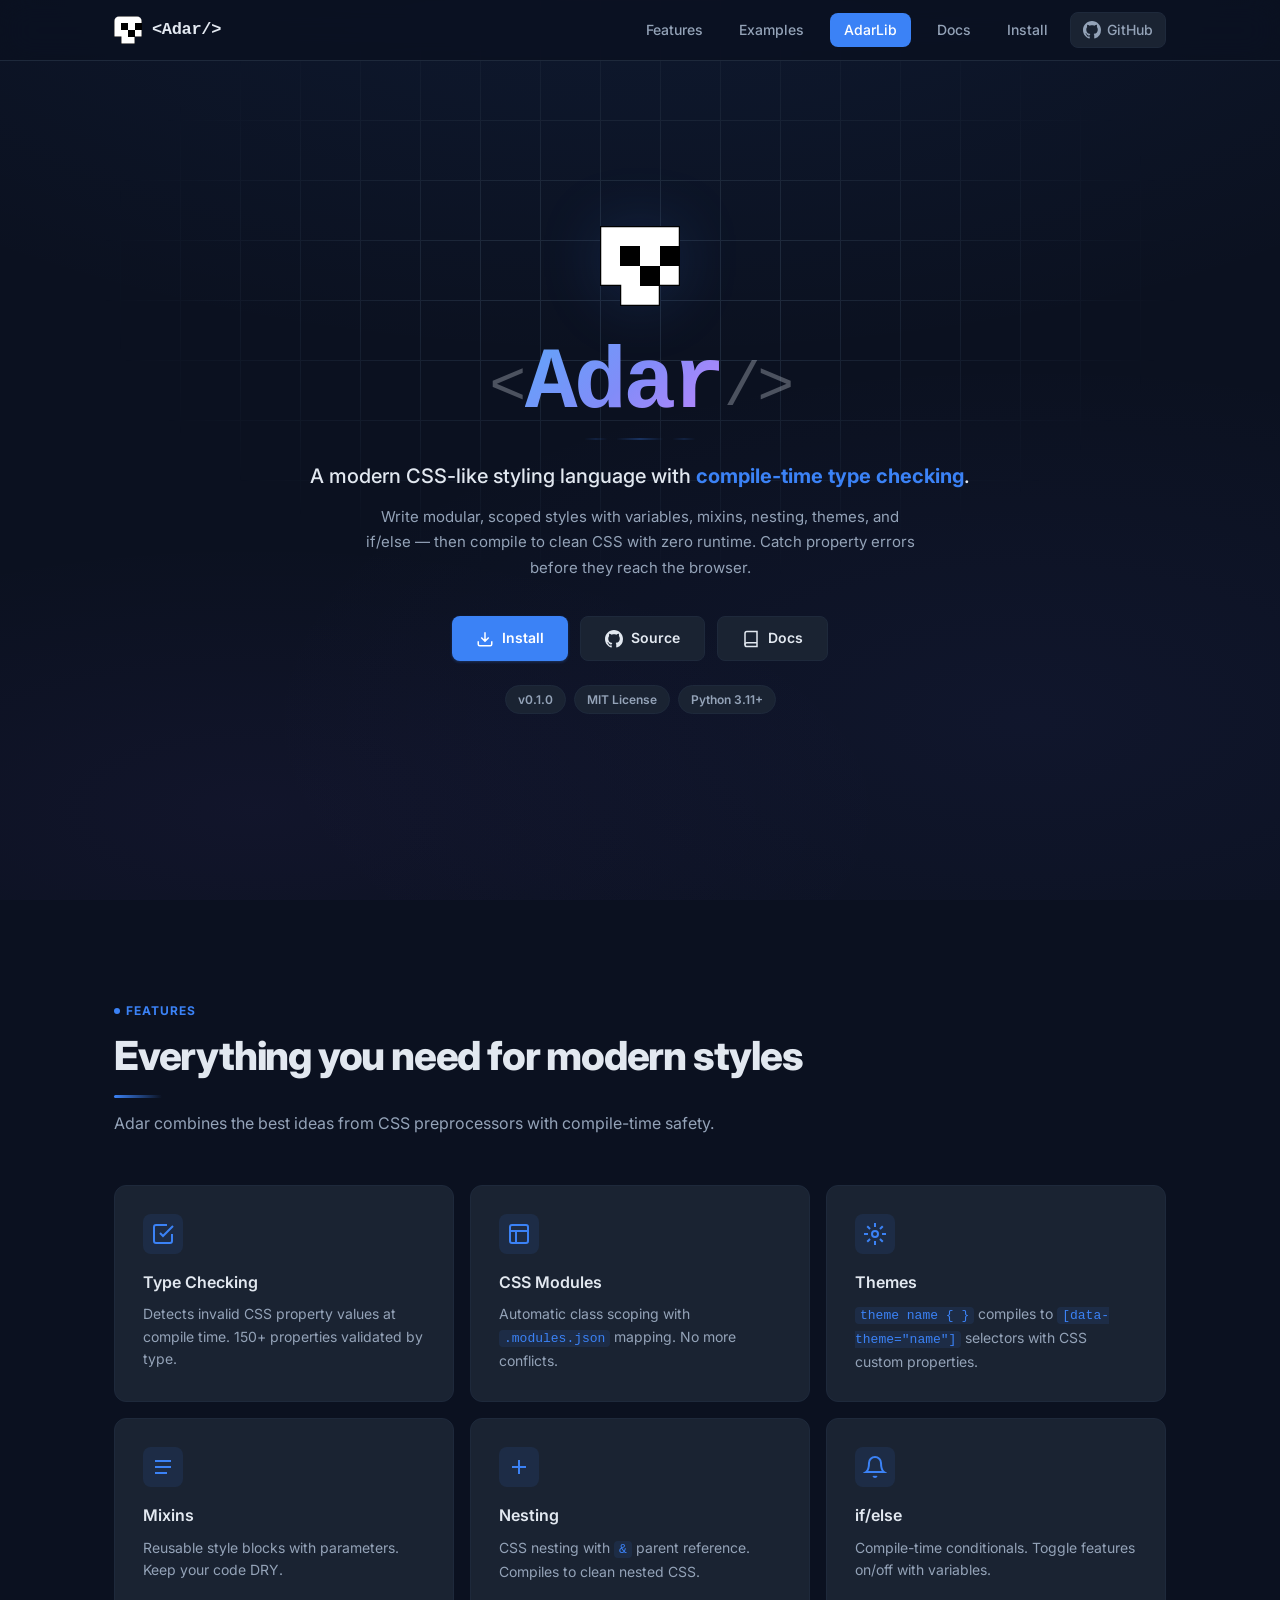
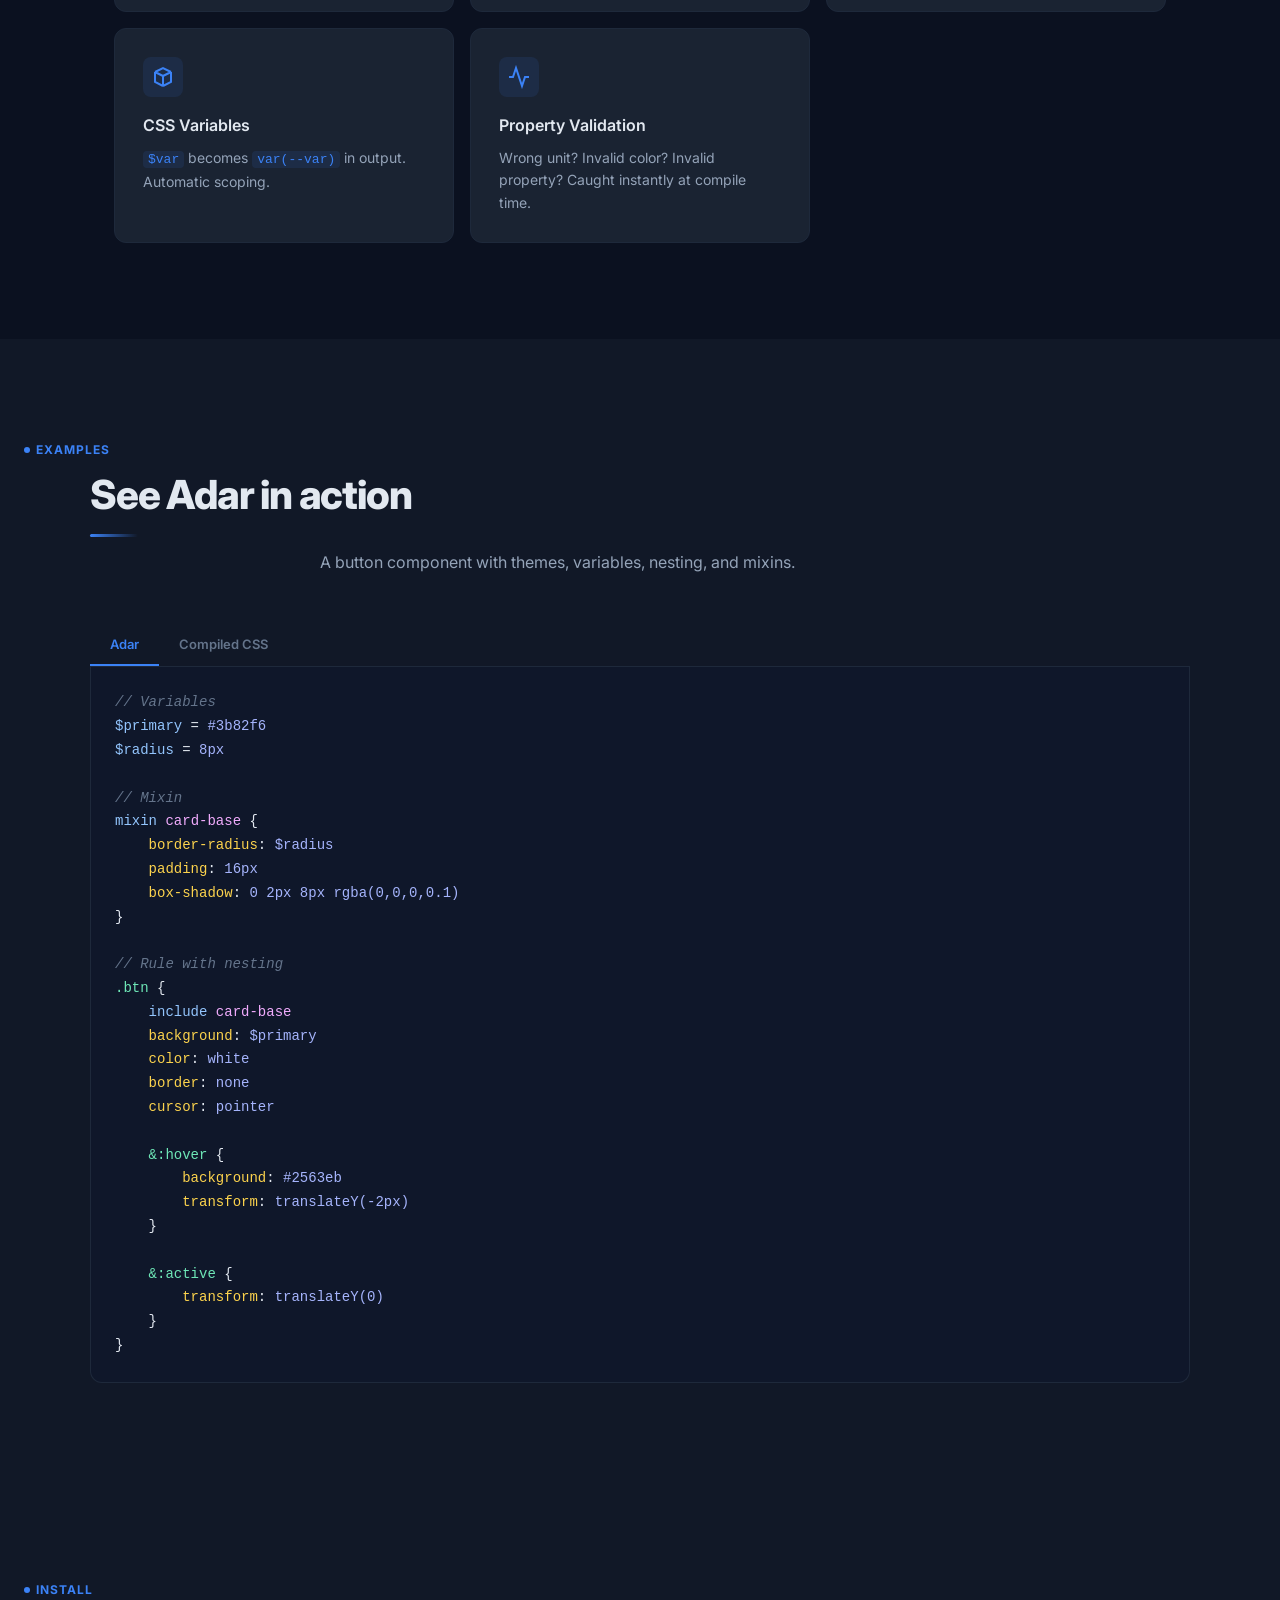
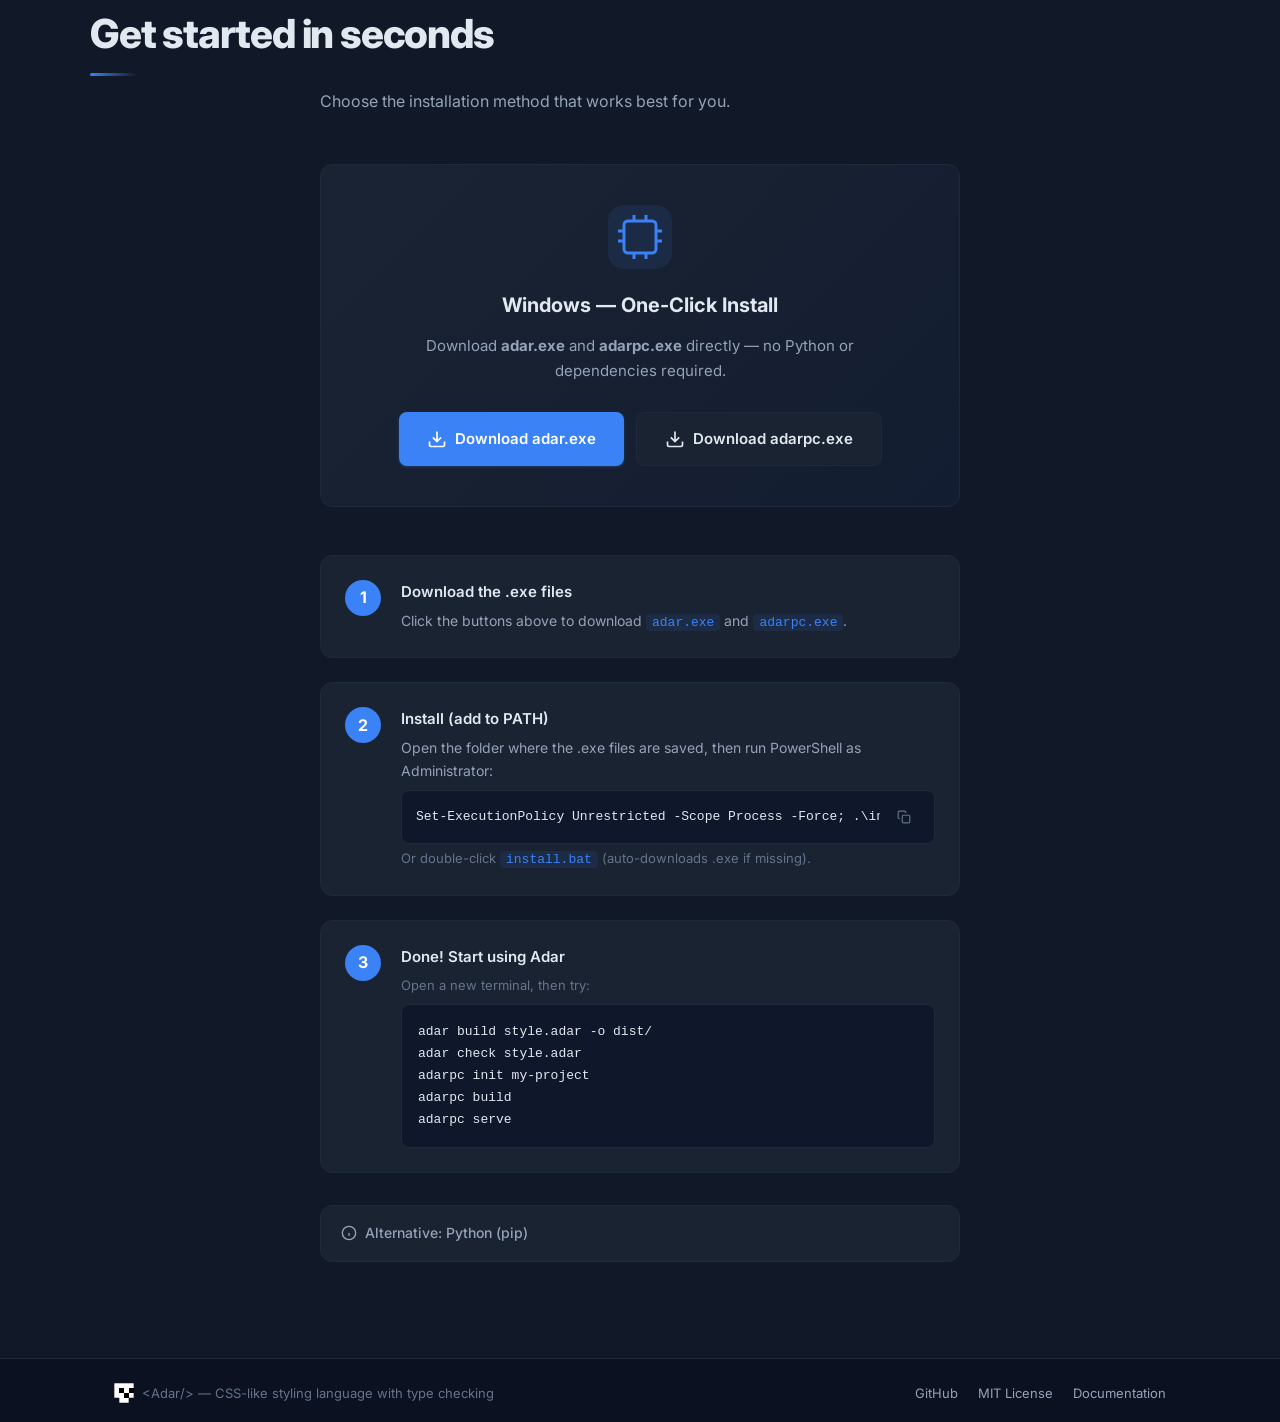
<file: docs/index.html>
<!DOCTYPE html>
<html lang="en">
<head>
<meta charset="UTF-8">
<meta name="viewport" content="width=device-width, initial-scale=1.0">
<title>Adar — CSS-like styling language with compile-time type checking</title>
<meta name="description" content="Adar is a modern CSS-like styling language that compiles to modular, scoped CSS with compile-time type checking. Catch property errors before they reach the browser.">
<meta property="og:title" content="Adar — CSS-like styling language with type checking">
<meta property="og:description" content="Write modular, scoped styles with variables, mixins, nesting, themes, and if/else. Compiles to clean CSS with zero runtime.">
<meta property="og:type" content="website">
<meta property="og:url" content="https://zulsyam23-dot.github.io/adar/">
<meta property="og:image" content="https://zulsyam23-dot.github.io/adar/og-image.svg">
<meta name="theme-color" content="#0f172a">
<link rel="icon" type="image/svg+xml" href="favicon.svg">
<link rel="preconnect" href="https://fonts.googleapis.com">
<link rel="preconnect" href="https://fonts.gstatic.com" crossorigin>
<link href="https://fonts.googleapis.com/css2?family=Inter:wght@400;500;600;700;800&display=swap" rel="stylesheet">
<link rel="stylesheet" href="style.css">
</head>
<body>

<nav class="nav">
  <div class="nav-inner">
    <a href="#" class="logo">
      <img src="logo.svg" alt="Adar" class="logo-img" width="28" height="28">
      <span class="logo-text">&lt;Adar/&gt;</span>
    </a>
    <button class="nav-toggle" id="navToggle" aria-label="Menu">
      <span></span><span></span><span></span>
    </button>
    <div class="nav-links" id="navLinks">
      <a href="#features">Features</a>
      <a href="#examples">Examples</a>
      <a href="https://zulsyam23-dot.github.io/adarlib/" class="btn-lib-nav">AdarLib</a>
      <a href="docs.html">Docs</a>
      <a href="#install">Install</a>
      <a href="https://github.com/zulsyam23-dot/adar" target="_blank" rel="noopener" class="nav-gh">
        <svg width="18" height="18" viewBox="0 0 24 24" fill="currentColor"><path d="M12 0C5.37 0 0 5.37 0 12c0 5.31 3.435 9.795 8.205 11.385.6.105.825-.255.825-.57 0-.285-.015-1.23-.015-2.235-3.015.555-3.795-.735-4.035-1.41-.135-.345-.72-1.41-1.23-1.695-.42-.225-1.02-.78-.015-.795.945-.015 1.62.87 1.845 1.23 1.08 1.815 2.805 1.305 3.495.99.105-.78.42-1.305.765-1.605-2.67-.3-5.46-1.335-5.46-5.925 0-1.305.465-2.385 1.23-3.225-.12-.3-.54-1.53.12-3.18 0 0 1.005-.315 3.3 1.23.96-.27 1.98-.405 3-.405s2.04.135 3 .405c2.295-1.56 3.3-1.23 3.3-1.23.66 1.65.24 2.88.12 3.18.765.84 1.23 1.905 1.23 3.225 0 4.605-2.805 5.625-5.475 5.925.435.375.81 1.095.81 2.22 0 1.605-.015 2.895-.015 3.3 0 .315.225.69.825.57A12.02 12.02 0 0024 12c0-6.63-5.37-12-12-12z"/></svg>
        <span>GitHub</span>
      </a>
    </div>
  </div>
  <div class="nav-overlay" id="navOverlay"></div>
</nav>

<section class="hero">
  <div class="hero-bg"></div>
  <div class="hero-grid"></div>
  <div class="hero-content">
    <div class="hero-logo">
      <img src="logo.svg" alt="Adar" width="96" height="96">
    </div>
    <div class="hero-title-group">
      <h1 class="hero-title">
        <span class="title-tag">&lt;</span>
        <span class="title-name">Adar</span>
        <span class="title-tag">/&gt;</span>
      </h1>
      <div class="title-underline">
        <span></span>
        <span></span>
        <span></span>
      </div>
    </div>
    <p class="hero-sub">A modern CSS-like styling language with <strong>compile-time type checking</strong>.</p>
    <p class="hero-desc">Write modular, scoped styles with variables, mixins, nesting, themes, and if/else &mdash; then compile to clean CSS with zero runtime. Catch property errors before they reach the browser.</p>
    <div class="hero-actions">
      <a href="#install" class="btn btn-primary">
        <svg width="18" height="18" viewBox="0 0 24 24" fill="none" stroke="currentColor" stroke-width="2"><path d="M21 15v4a2 2 0 01-2 2H5a2 2 0 01-2-2v-4M7 10l5 5 5-5M12 15V3"/></svg>
        Install
      </a>
      <a href="https://github.com/zulsyam23-dot/adar" target="_blank" rel="noopener" class="btn btn-secondary">
        <svg width="18" height="18" viewBox="0 0 24 24" fill="currentColor"><path d="M12 0C5.37 0 0 5.37 0 12c0 5.31 3.435 9.795 8.205 11.385.6.105.825-.255.825-.57 0-.285-.015-1.23-.015-2.235-3.015.555-3.795-.735-4.035-1.41-.135-.345-.72-1.41-1.23-1.695-.42-.225-1.02-.78-.015-.795.945-.015 1.62.87 1.845 1.23 1.08 1.815 2.805 1.305 3.495.99.105-.78.42-1.305.765-1.605-2.67-.3-5.46-1.335-5.46-5.925 0-1.305.465-2.385 1.23-3.225-.12-.3-.54-1.53.12-3.18 0 0 1.005-.315 3.3 1.23.96-.27 1.98-.405 3-.405s2.04.135 3 .405c2.295-1.56 3.3-1.23 3.3-1.23.66 1.65.24 2.88.12 3.18.765.84 1.23 1.905 1.23 3.225 0 4.605-2.805 5.625-5.475 5.925.435.375.81 1.095.81 2.22 0 1.605-.015 2.895-.015 3.3 0 .315.225.69.825.57A12.02 12.02 0 0024 12c0-6.63-5.37-12-12-12z"/></svg>
        Source
      </a>
      <a href="docs.html" class="btn btn-secondary">
        <svg width="18" height="18" viewBox="0 0 24 24" fill="none" stroke="currentColor" stroke-width="2"><path d="M4 19.5A2.5 2.5 0 016.5 17H20"/><path d="M6.5 2H20v20H6.5A2.5 2.5 0 014 19.5v-15A2.5 2.5 0 016.5 2z"/></svg>
        Docs
      </a>
    </div>
    <div class="hero-badges">
      <span class="badge">v0.1.0</span>
      <span class="badge">MIT License</span>
      <span class="badge">Python 3.11+</span>
    </div>
  </div>
</section>

<section id="features" class="section">
  <div class="section-label">Features</div>
  <h2>Everything you need for modern styles</h2>
  <p class="section-desc">Adar combines the best ideas from CSS preprocessors with compile-time safety.</p>
  <div class="features-grid">
    <div class="feature-card">
      <div class="feature-icon">
        <svg width="24" height="24" viewBox="0 0 24 24" fill="none" stroke="currentColor" stroke-width="2"><path d="M9 11l3 3L22 4M21 12v7a2 2 0 01-2 2H5a2 2 0 01-2-2V5a2 2 0 012-2h11"/></svg>
      </div>
      <h3>Type Checking</h3>
      <p>Detects invalid CSS property values at compile time. 150+ properties validated by type.</p>
    </div>
    <div class="feature-card">
      <div class="feature-icon">
        <svg width="24" height="24" viewBox="0 0 24 24" fill="none" stroke="currentColor" stroke-width="2"><rect x="3" y="3" width="18" height="18" rx="2"/><path d="M3 9h18M9 21V9"/></svg>
      </div>
      <h3>CSS Modules</h3>
      <p>Automatic class scoping with <code>.modules.json</code> mapping. No more conflicts.</p>
    </div>
    <div class="feature-card">
      <div class="feature-icon">
        <svg width="24" height="24" viewBox="0 0 24 24" fill="none" stroke="currentColor" stroke-width="2"><circle cx="12" cy="12" r="3"/><path d="M12 1v4M12 19v4M4.22 4.22l2.83 2.83M16.95 16.95l2.83 2.83M1 12h4M19 12h4M4.22 19.78l2.83-2.83M16.95 7.05l2.83-2.83"/></svg>
      </div>
      <h3>Themes</h3>
      <p><code>theme name { }</code> compiles to <code>[data-theme="name"]</code> selectors with CSS custom properties.</p>
    </div>
    <div class="feature-card">
      <div class="feature-icon">
        <svg width="24" height="24" viewBox="0 0 24 24" fill="none" stroke="currentColor" stroke-width="2"><path d="M4 6h16M4 12h16M4 18h12"/></svg>
      </div>
      <h3>Mixins</h3>
      <p>Reusable style blocks with parameters. Keep your code DRY.</p>
    </div>
    <div class="feature-card">
      <div class="feature-icon">
        <svg width="24" height="24" viewBox="0 0 24 24" fill="none" stroke="currentColor" stroke-width="2"><path d="M12 5v14M5 12h14"/></svg>
      </div>
      <h3>Nesting</h3>
      <p>CSS nesting with <code>&amp;</code> parent reference. Compiles to clean nested CSS.</p>
    </div>
    <div class="feature-card">
      <div class="feature-icon">
        <svg width="24" height="24" viewBox="0 0 24 24" fill="none" stroke="currentColor" stroke-width="2"><path d="M18 8A6 6 0 006 8c0 7-3 9-3 9h18s-3-2-3-9"/><path d="M13.73 21a2 2 0 01-3.46 0"/></svg>
      </div>
      <h3>if/else</h3>
      <p>Compile-time conditionals. Toggle features on/off with variables.</p>
    </div>
    <div class="feature-card">
      <div class="feature-icon">
        <svg width="24" height="24" viewBox="0 0 24 24" fill="none" stroke="currentColor" stroke-width="2"><path d="M20 7l-8-4-8 4m16 0l-8 4m8-4v10l-8 4m0-10L4 7m8 4v10M4 7v10l8 4"/></svg>
      </div>
      <h3>CSS Variables</h3>
      <p><code>$var</code> becomes <code>var(--var)</code> in output. Automatic scoping.</p>
    </div>
    <div class="feature-card">
      <div class="feature-icon">
        <svg width="24" height="24" viewBox="0 0 24 24" fill="none" stroke="currentColor" stroke-width="2"><polyline points="22 12 18 12 15 21 9 3 6 12 2 12"/></svg>
      </div>
      <h3>Property Validation</h3>
      <p>Wrong unit? Invalid color? Invalid property? Caught instantly at compile time.</p>
    </div>
  </div>
</section>

<section id="examples" class="section section-alt">
  <div class="section-label">Examples</div>
  <h2>See Adar in action</h2>
  <p class="section-desc">A button component with themes, variables, nesting, and mixins.</p>

  <div class="code-tabs">
    <div class="code-tab active" data-tab="adar">Adar</div>
    <div class="code-tab" data-tab="css">Compiled CSS</div>
  </div>

  <div class="code-panel active" id="code-adar">
    <pre class="code-block"><span class="cm">// Variables</span>
<span class="kw">$primary</span> = <span class="val">#3b82f6</span>
<span class="kw">$radius</span> = <span class="val">8px</span>

<span class="cm">// Mixin</span>
<span class="kw">mixin</span> <span class="fn">card-base</span> {
    <span class="prop">border-radius</span>: <span class="val">$radius</span>
    <span class="prop">padding</span>: <span class="val">16px</span>
    <span class="prop">box-shadow</span>: <span class="val">0 2px 8px rgba(0,0,0,0.1)</span>
}

<span class="cm">// Rule with nesting</span>
<span class="sel">.btn</span> {
    <span class="kw">include</span> <span class="fn">card-base</span>
    <span class="prop">background</span>: <span class="val">$primary</span>
    <span class="prop">color</span>: <span class="val">white</span>
    <span class="prop">border</span>: <span class="val">none</span>
    <span class="prop">cursor</span>: <span class="val">pointer</span>

    <span class="sel">&amp;:hover</span> {
        <span class="prop">background</span>: <span class="val">#2563eb</span>
        <span class="prop">transform</span>: <span class="val">translateY(-2px)</span>
    }

    <span class="sel">&amp;:active</span> {
        <span class="prop">transform</span>: <span class="val">translateY(0)</span>
    }
}</pre>
  </div>

  <div class="code-panel" id="code-css">
    <pre class="code-block"><span class="sel">.btn__a1b2c3</span> {
  <span class="prop">border-radius</span>: <span class="val">var(--radius)</span>;
  <span class="prop">padding</span>: <span class="val">16px</span>;
  <span class="prop">box-shadow</span>: <span class="val">0 2px 8px rgba(0,0,0,0.1)</span>;
  <span class="prop">background</span>: <span class="val">var(--primary)</span>;
  <span class="prop">color</span>: <span class="val">white</span>;
  <span class="prop">border</span>: <span class="val">none</span>;
  <span class="prop">cursor</span>: <span class="val">pointer</span>;
}
<span class="sel">.btn__a1b2c3:hover</span> {
  <span class="prop">background</span>: <span class="val">#2563eb</span>;
  <span class="prop">transform</span>: <span class="val">translateY(-2px)</span>;
}
<span class="sel">.btn__a1b2c3:active</span> {
  <span class="prop">transform</span>: <span class="val">translateY(0)</span>;
}</pre>
  </div>
</section>



<section id="install" class="section section-alt">
  <div class="section-label">Install</div>
  <h2>Get started in seconds</h2>
  <p class="section-desc">Choose the installation method that works best for you.</p>

  <div class="install-hero">
    <div class="install-hero-card">
      <div class="install-hero-icon">
        <svg width="48" height="48" viewBox="0 0 24 24" fill="none" stroke="currentColor" stroke-width="1.5"><rect x="4" y="4" width="16" height="16" rx="2"/><path d="M9 1v3M15 1v3M9 20v3M15 20v3M20 9h3M20 14h3M1 9h3M1 14h3"/></svg>
      </div>
      <h3>Windows &mdash; One-Click Install</h3>
      <p class="install-hero-desc">Download <strong>adar.exe</strong> and <strong>adarpc.exe</strong> directly &mdash; no Python or dependencies required.</p>
      <div class="install-hero-actions">
        <a href="https://github.com/zulsyam23-dot/adar/releases/latest/download/adar.exe" class="btn btn-primary btn-lg" target="_blank" rel="noopener">
          <svg width="20" height="20" viewBox="0 0 24 24" fill="none" stroke="currentColor" stroke-width="2"><path d="M21 15v4a2 2 0 01-2 2H5a2 2 0 01-2-2v-4M7 10l5 5 5-5M12 15V3"/></svg>
          Download adar.exe
        </a>
        <a href="https://github.com/zulsyam23-dot/adar/releases/latest/download/adarpc.exe" class="btn btn-secondary btn-lg" target="_blank" rel="noopener">
          <svg width="20" height="20" viewBox="0 0 24 24" fill="none" stroke="currentColor" stroke-width="2"><path d="M21 15v4a2 2 0 01-2 2H5a2 2 0 01-2-2v-4M7 10l5 5 5-5M12 15V3"/></svg>
          Download adarpc.exe
        </a>
      </div>
    </div>
  </div>

  <div class="install-steps">
    <div class="install-step">
      <div class="install-step-num">1</div>
      <div class="install-step-body">
        <h4>Download the .exe files</h4>
        <p>Click the buttons above to download <code>adar.exe</code> and <code>adarpc.exe</code>.</p>
      </div>
    </div>
    <div class="install-step">
      <div class="install-step-num">2</div>
      <div class="install-step-body">
        <h4>Install (add to PATH)</h4>
        <p>Open the folder where the .exe files are saved, then run PowerShell as Administrator:</p>
        <div class="install-copy-line">
          <code>Set-ExecutionPolicy Unrestricted -Scope Process -Force; .\install.ps1</code>
          <button class="btn-icon" onclick="copyText(this)" title="Copy command">
            <svg width="14" height="14" viewBox="0 0 24 24" fill="none" stroke="currentColor" stroke-width="2"><rect x="9" y="9" width="13" height="13" rx="2"/><path d="M5 15H4a2 2 0 01-2-2V4a2 2 0 012-2h9a2 2 0 012 2v1"/></svg>
          </button>
        </div>
        <p class="install-step-alt">Or double-click <code>install.bat</code> (auto-downloads .exe if missing).</p>
      </div>
    </div>
    <div class="install-step">
      <div class="install-step-num">3</div>
      <div class="install-step-body">
        <h4>Done! Start using Adar</h4>
        <p class="install-step-alt">Open a new terminal, then try:</p>
        <pre class="code-block">adar build style.adar -o dist/
adar check style.adar
adarpc init my-project
adarpc build
adarpc serve</pre>
      </div>
    </div>
  </div>

  <details class="install-details">
    <summary><svg width="16" height="16" viewBox="0 0 24 24" fill="none" stroke="currentColor" stroke-width="2"><circle cx="12" cy="12" r="10"/><path d="M12 16v-4M12 8h.01"/></svg> Alternative: Python (pip)</summary>
    <div class="install-details-body">
      <p>Butuh Python 3.11+. Clone repo dan install dengan pip:</p>
      <pre class="code-block">git clone https://github.com/zulsyam23-dot/adar.git
cd adar
pip install -e .

adar build src/style.adar -o dist/
adar check src/
adarpc init my-site</pre>
    </div>
  </details>
</section>

<footer class="footer">
  <div class="footer-inner">
    <div class="footer-brand">
      <img src="logo.svg" alt="Adar" width="20" height="20">
      <span>&lt;Adar/&gt; &mdash; CSS-like styling language with type checking</span>
    </div>
    <div class="footer-links">
      <a href="https://github.com/zulsyam23-dot/adar" target="_blank" rel="noopener">GitHub</a>
      <a href="https://github.com/zulsyam23-dot/adar/blob/main/LICENSE" target="_blank" rel="noopener">MIT License</a>
      <a href="docs/guide.md" target="_blank" rel="noopener">Documentation</a>
    </div>
  </div>
</footer>

<script src="script.js"></script>
</body>
</html>
</file>
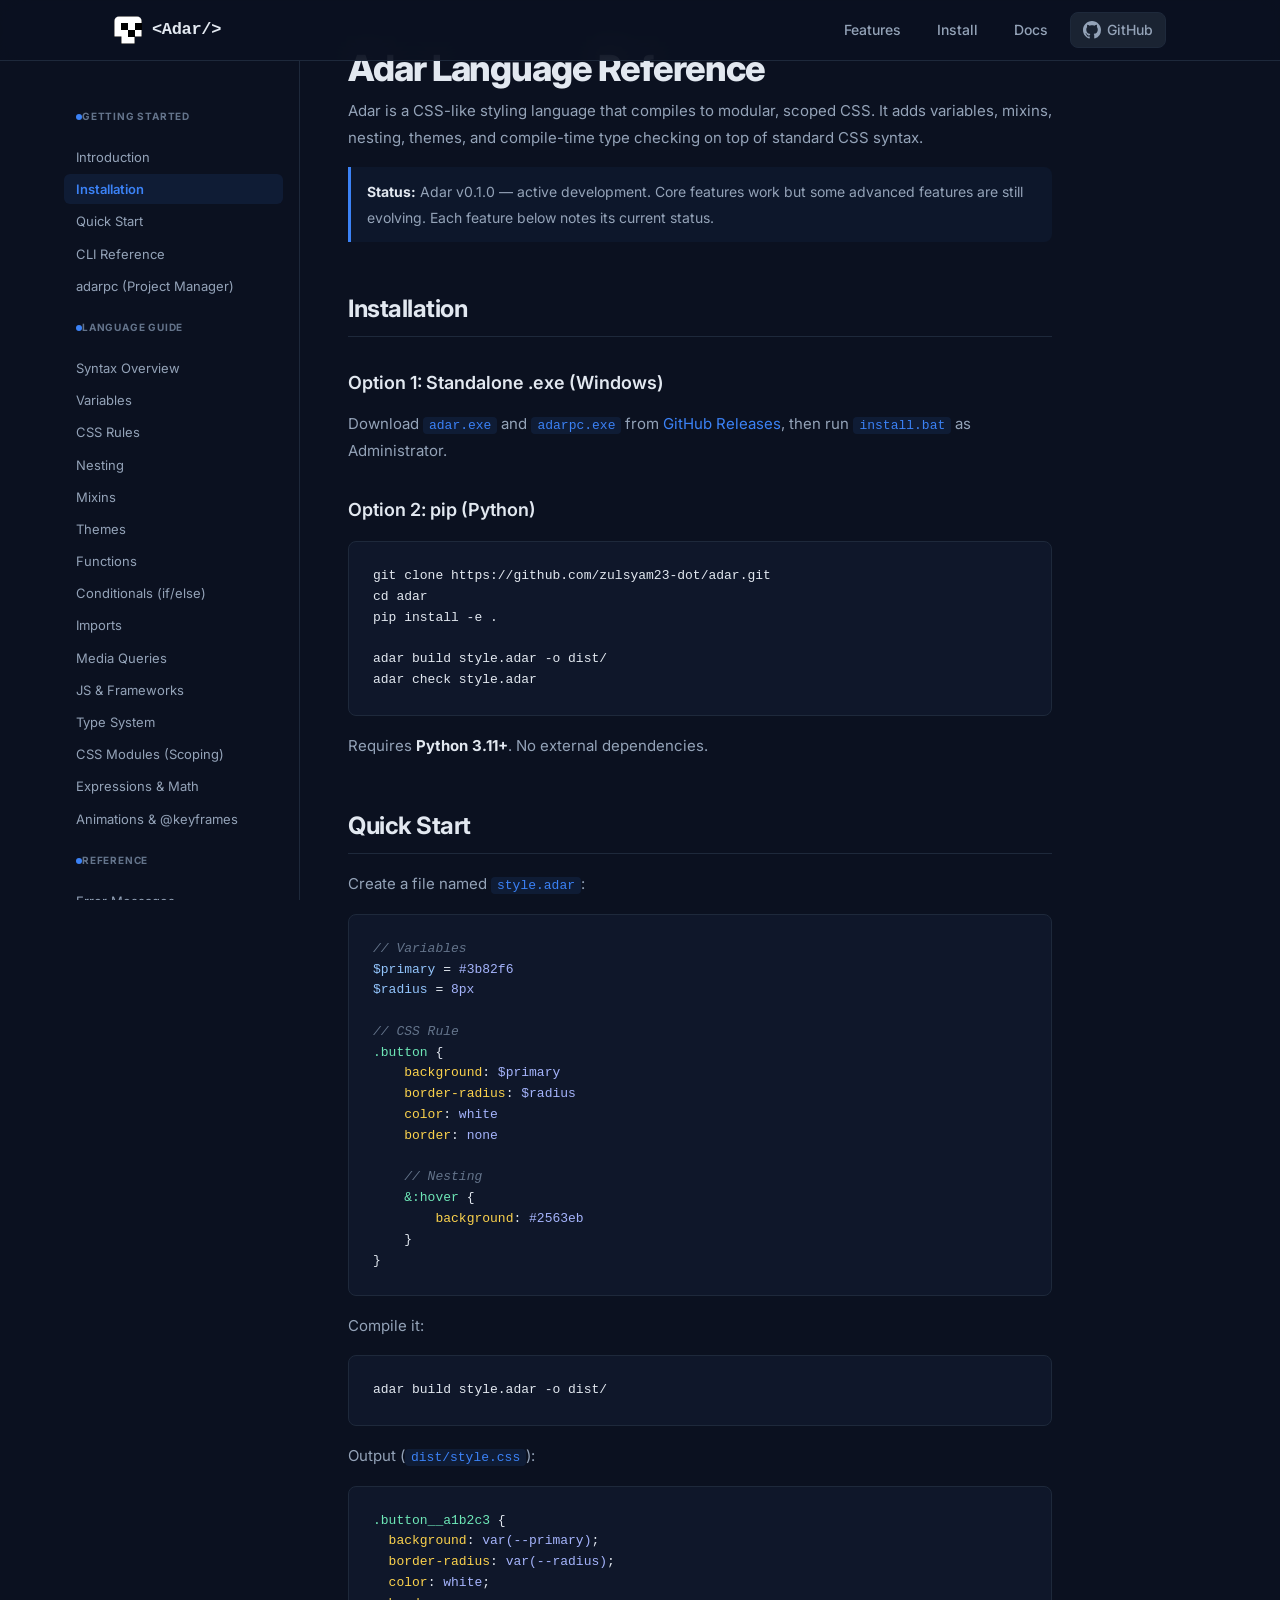
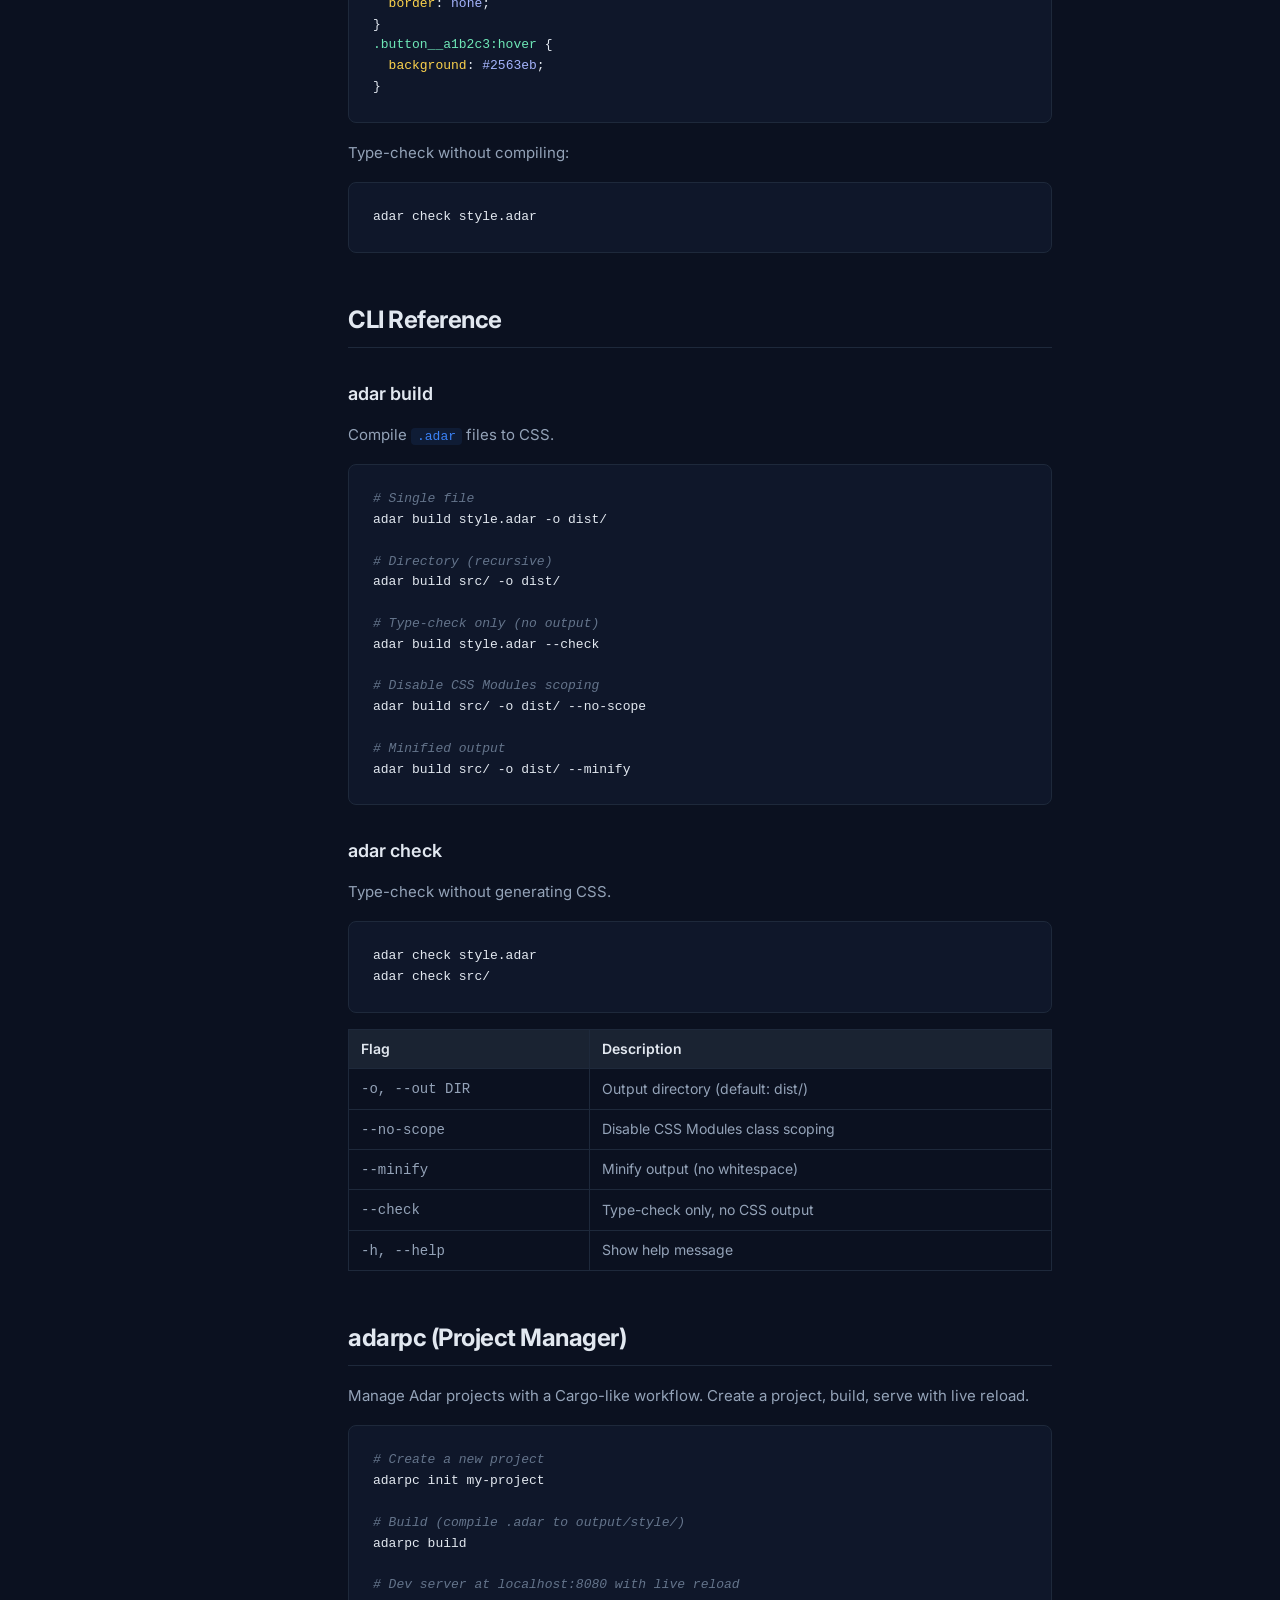
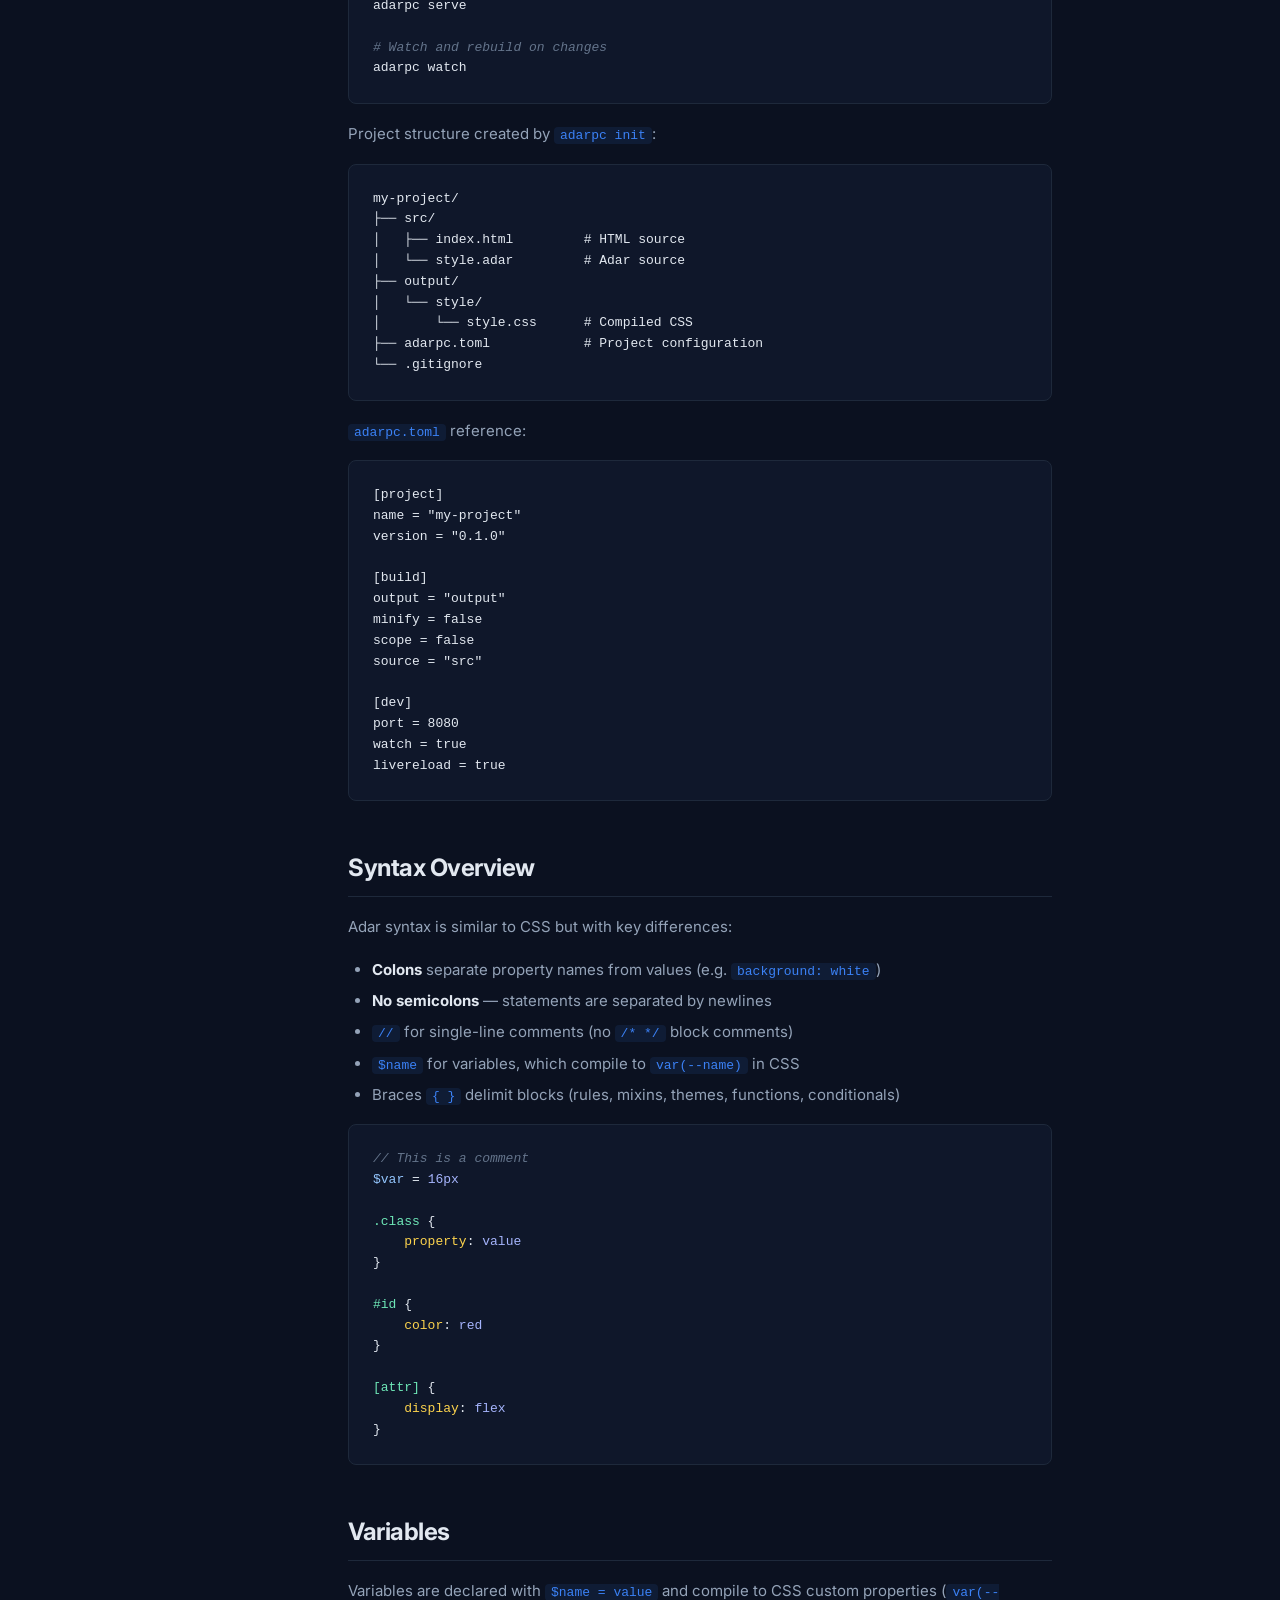
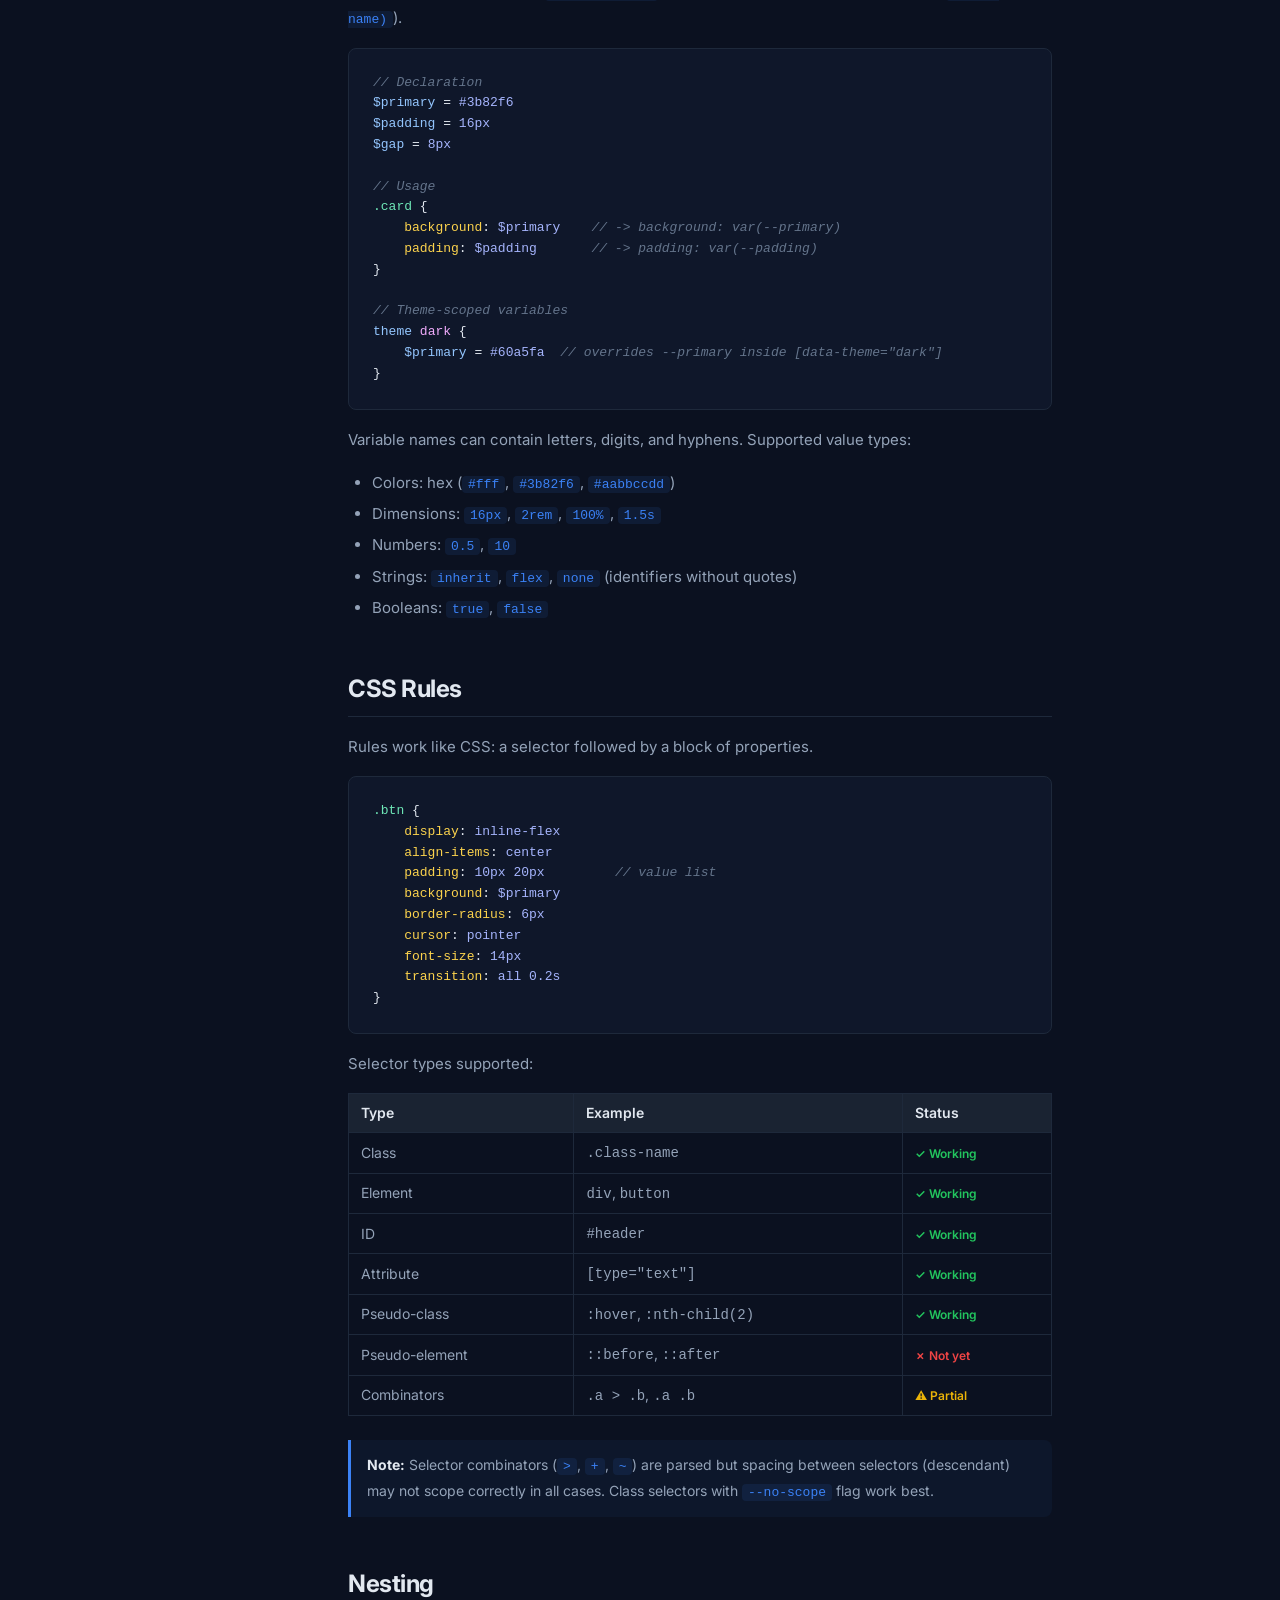
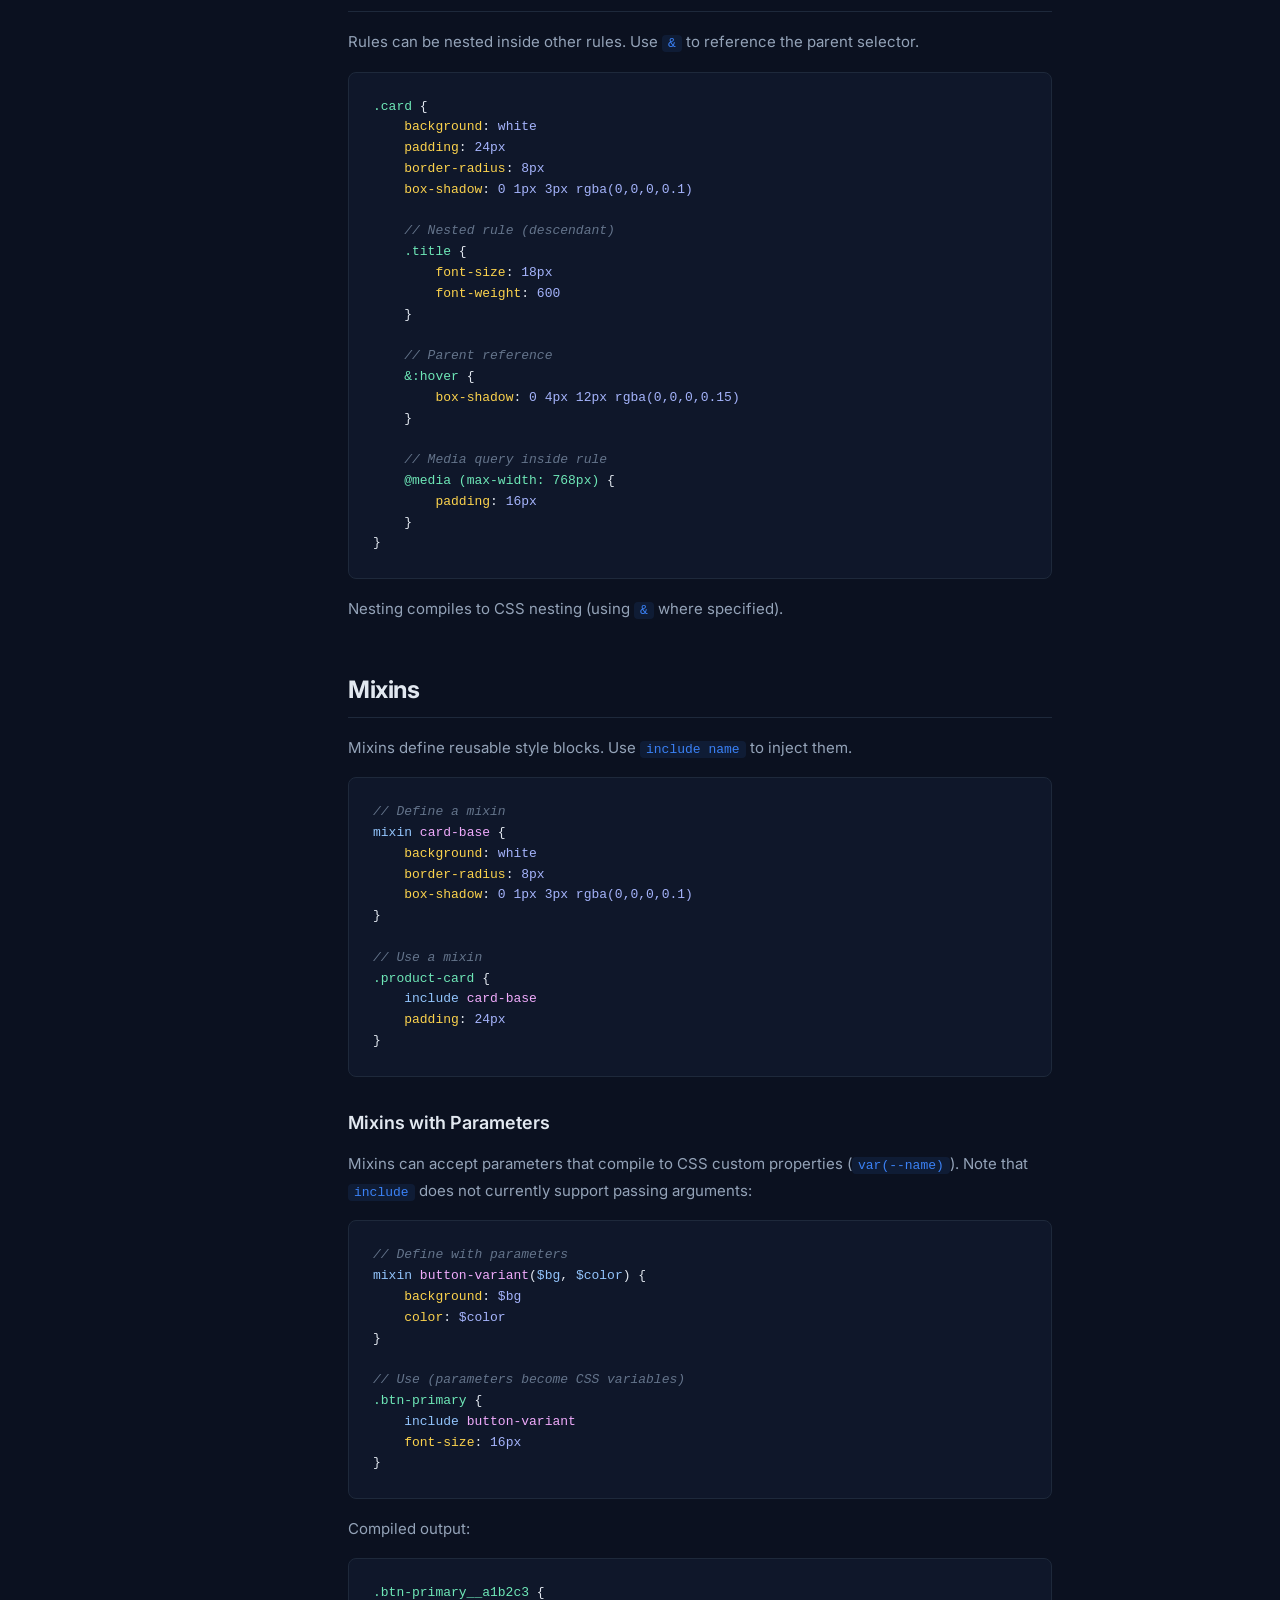
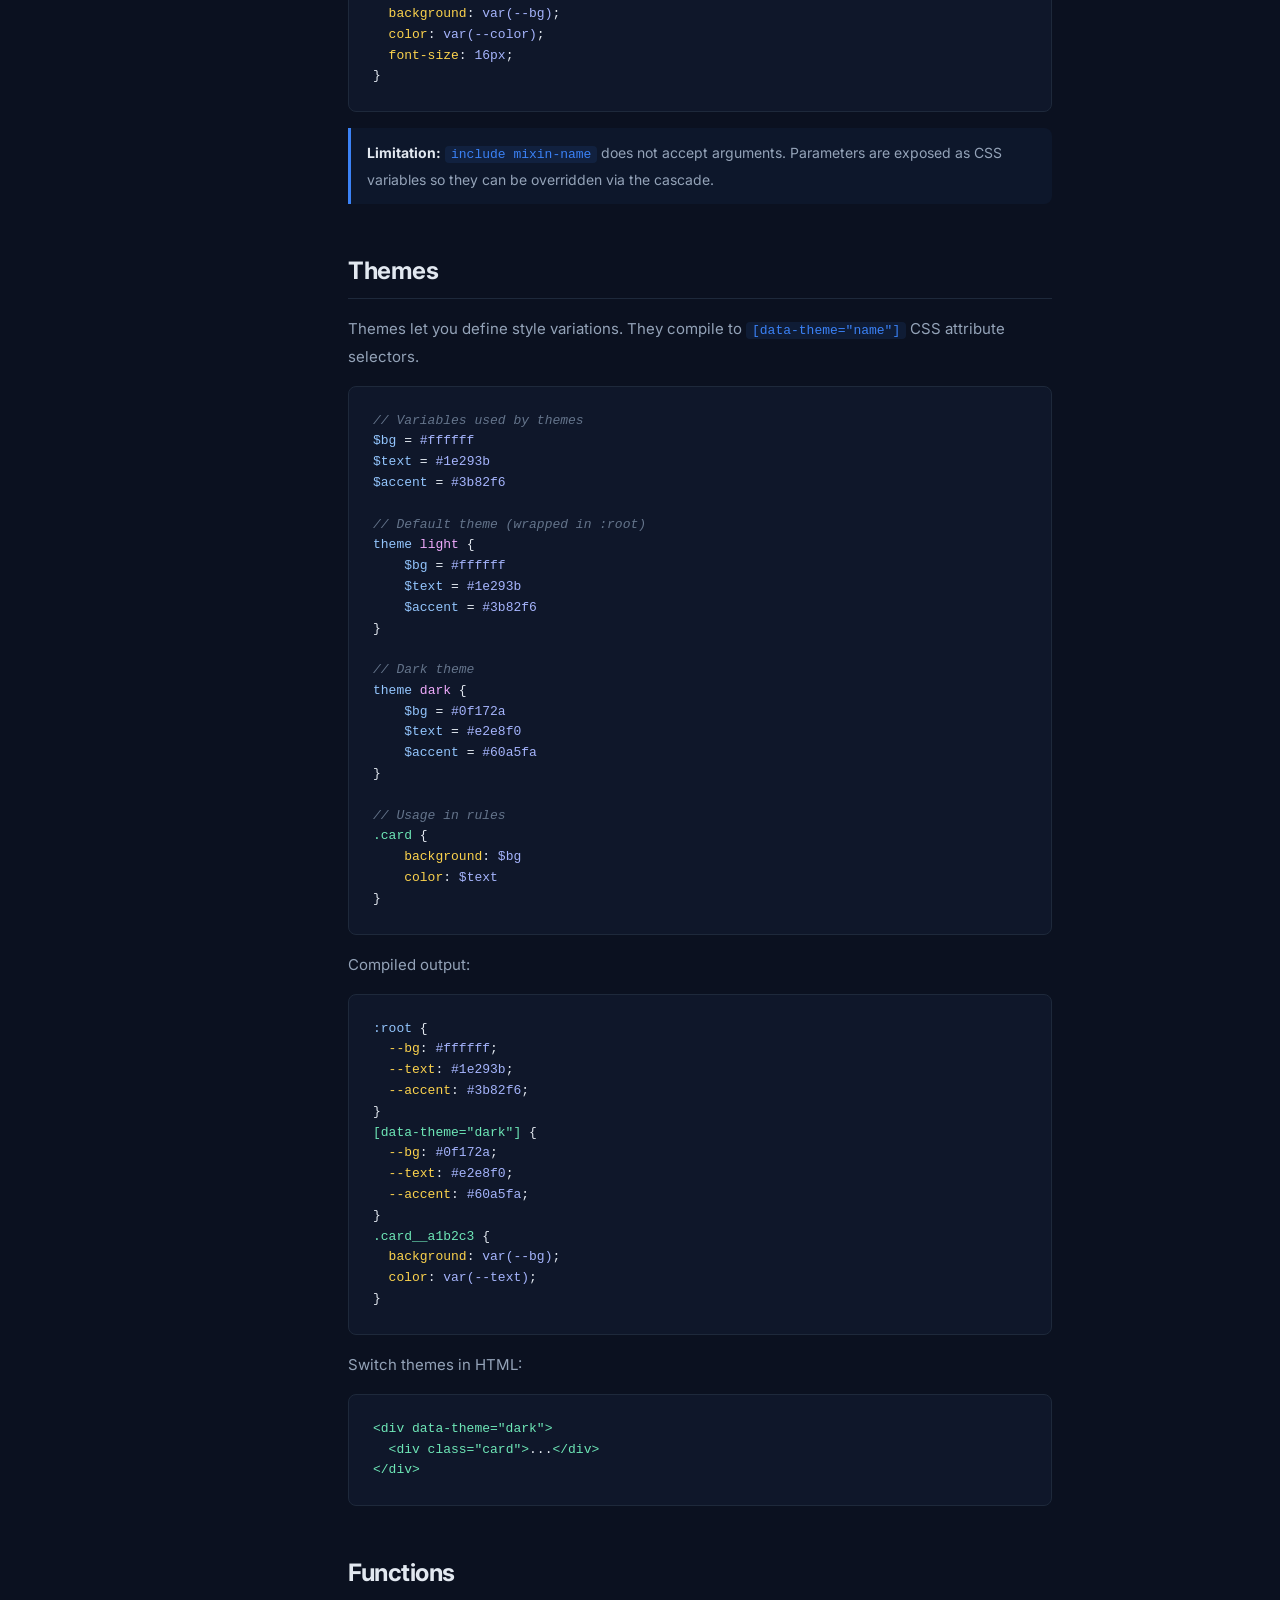
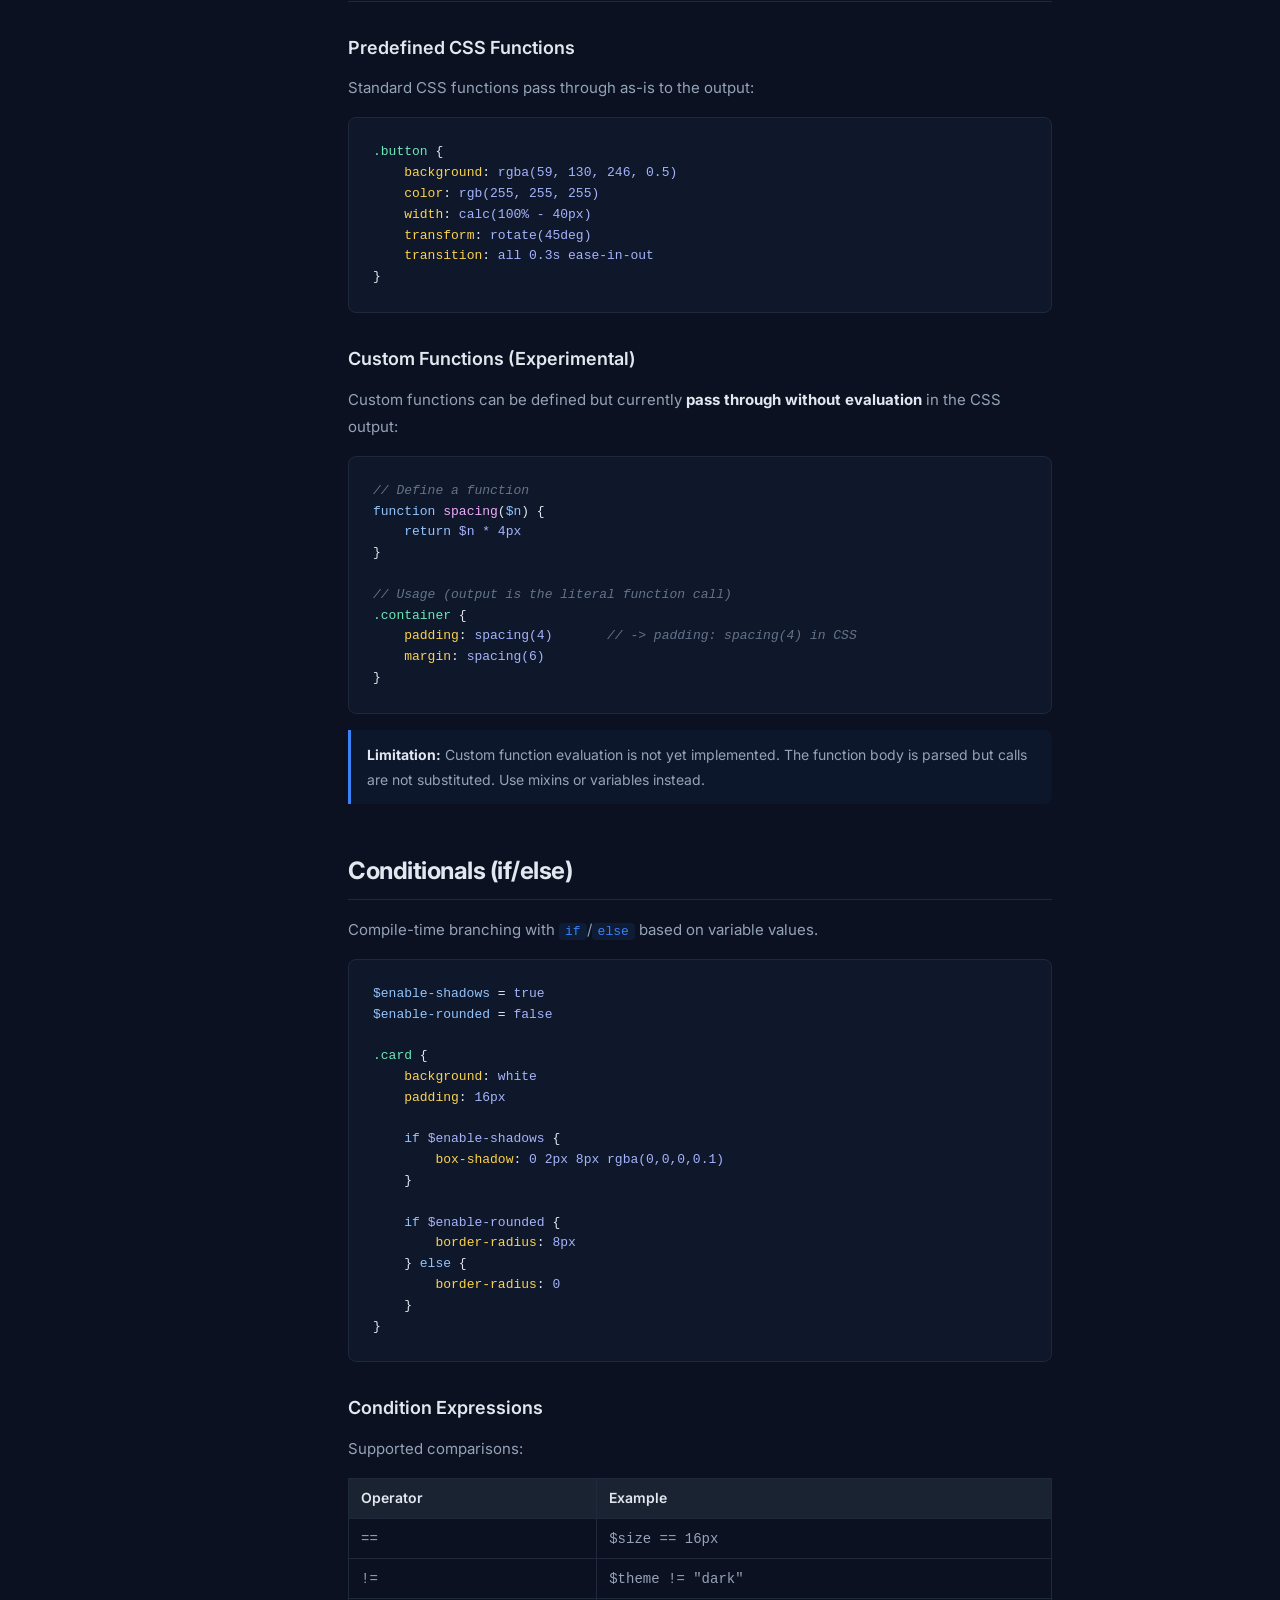
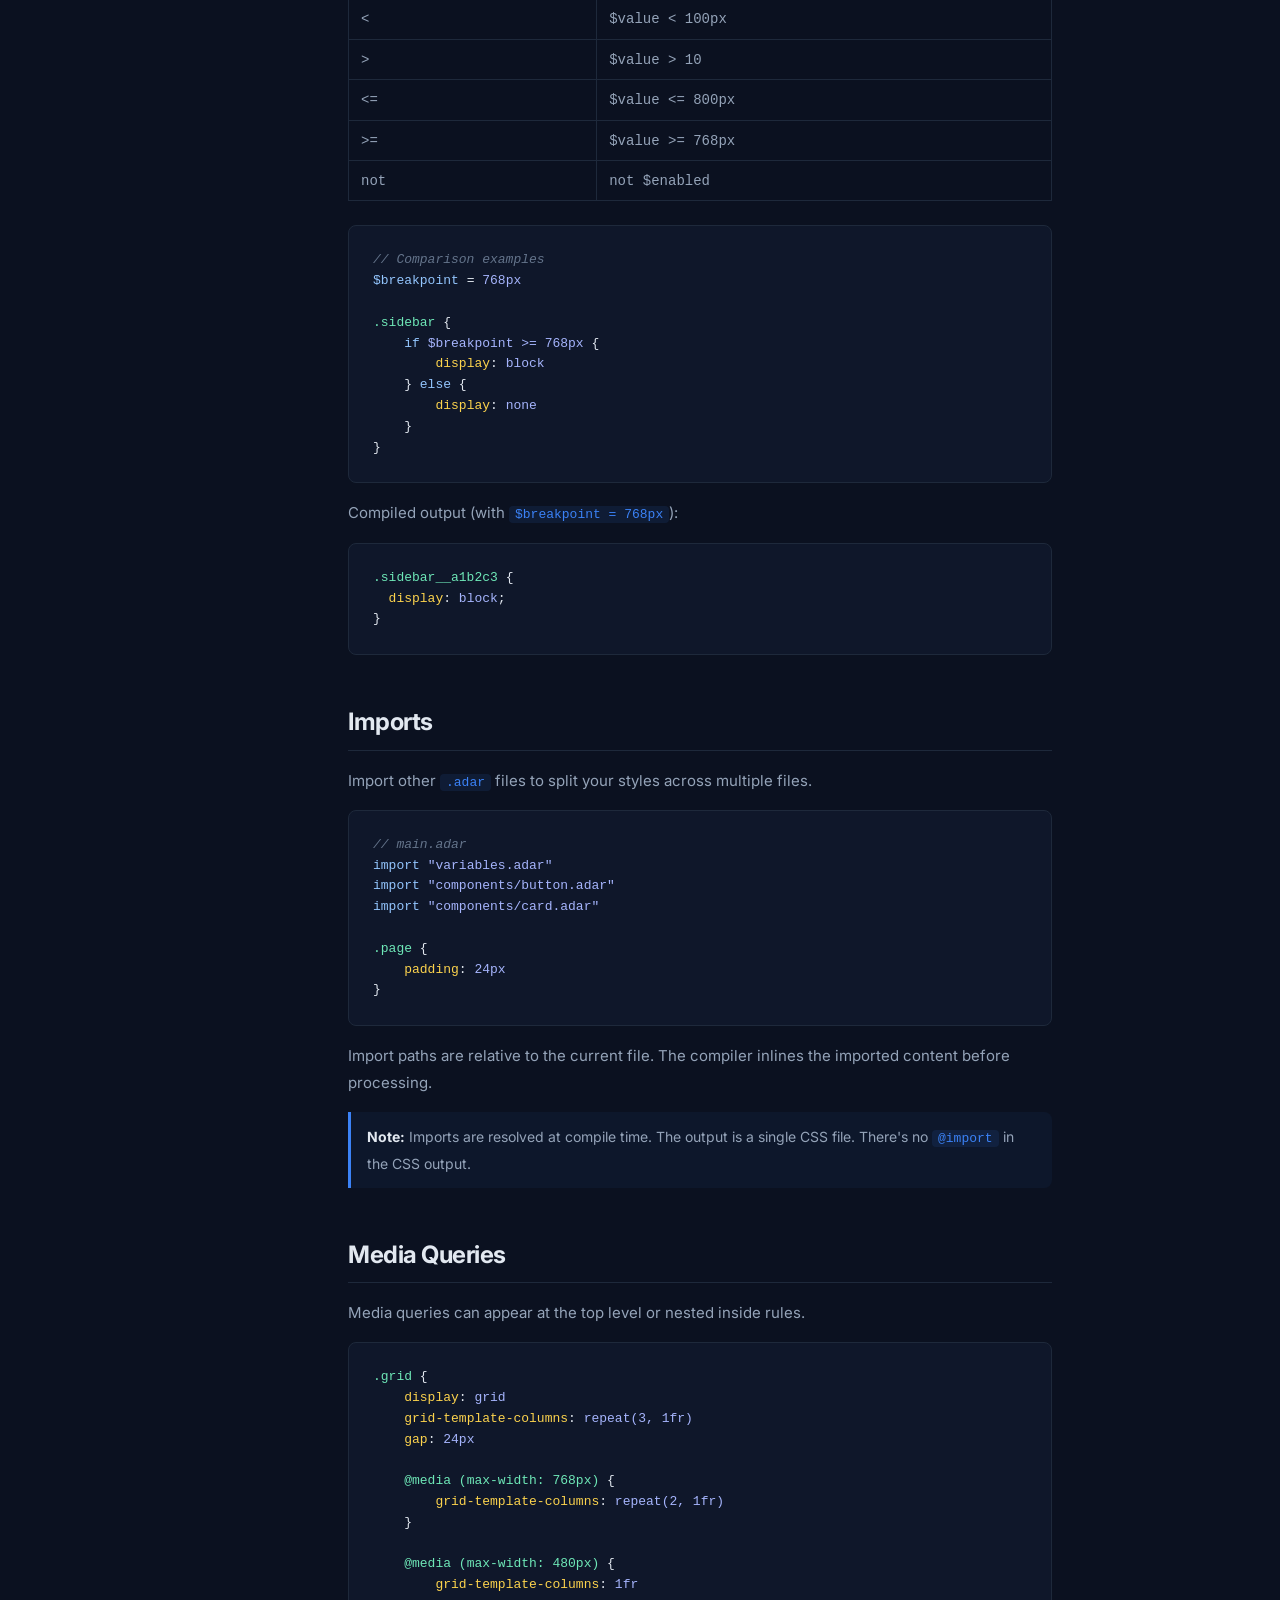
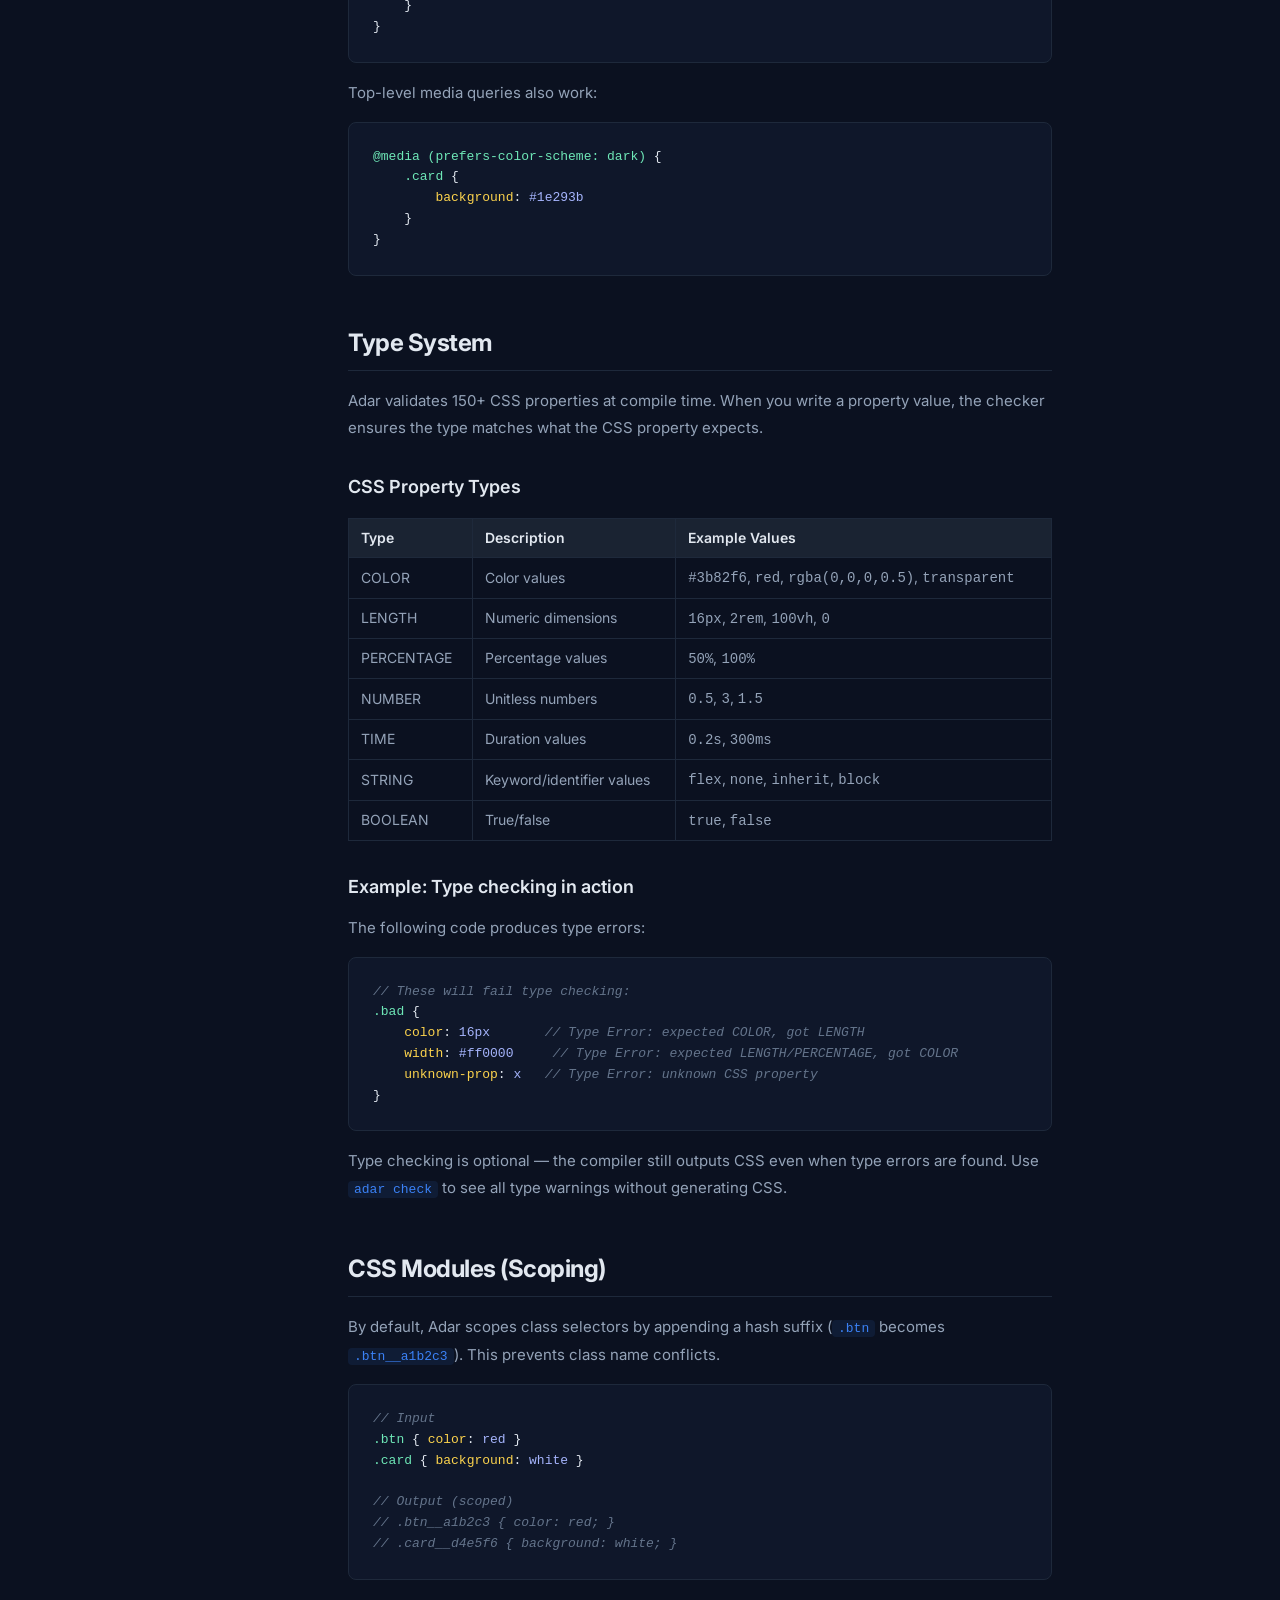
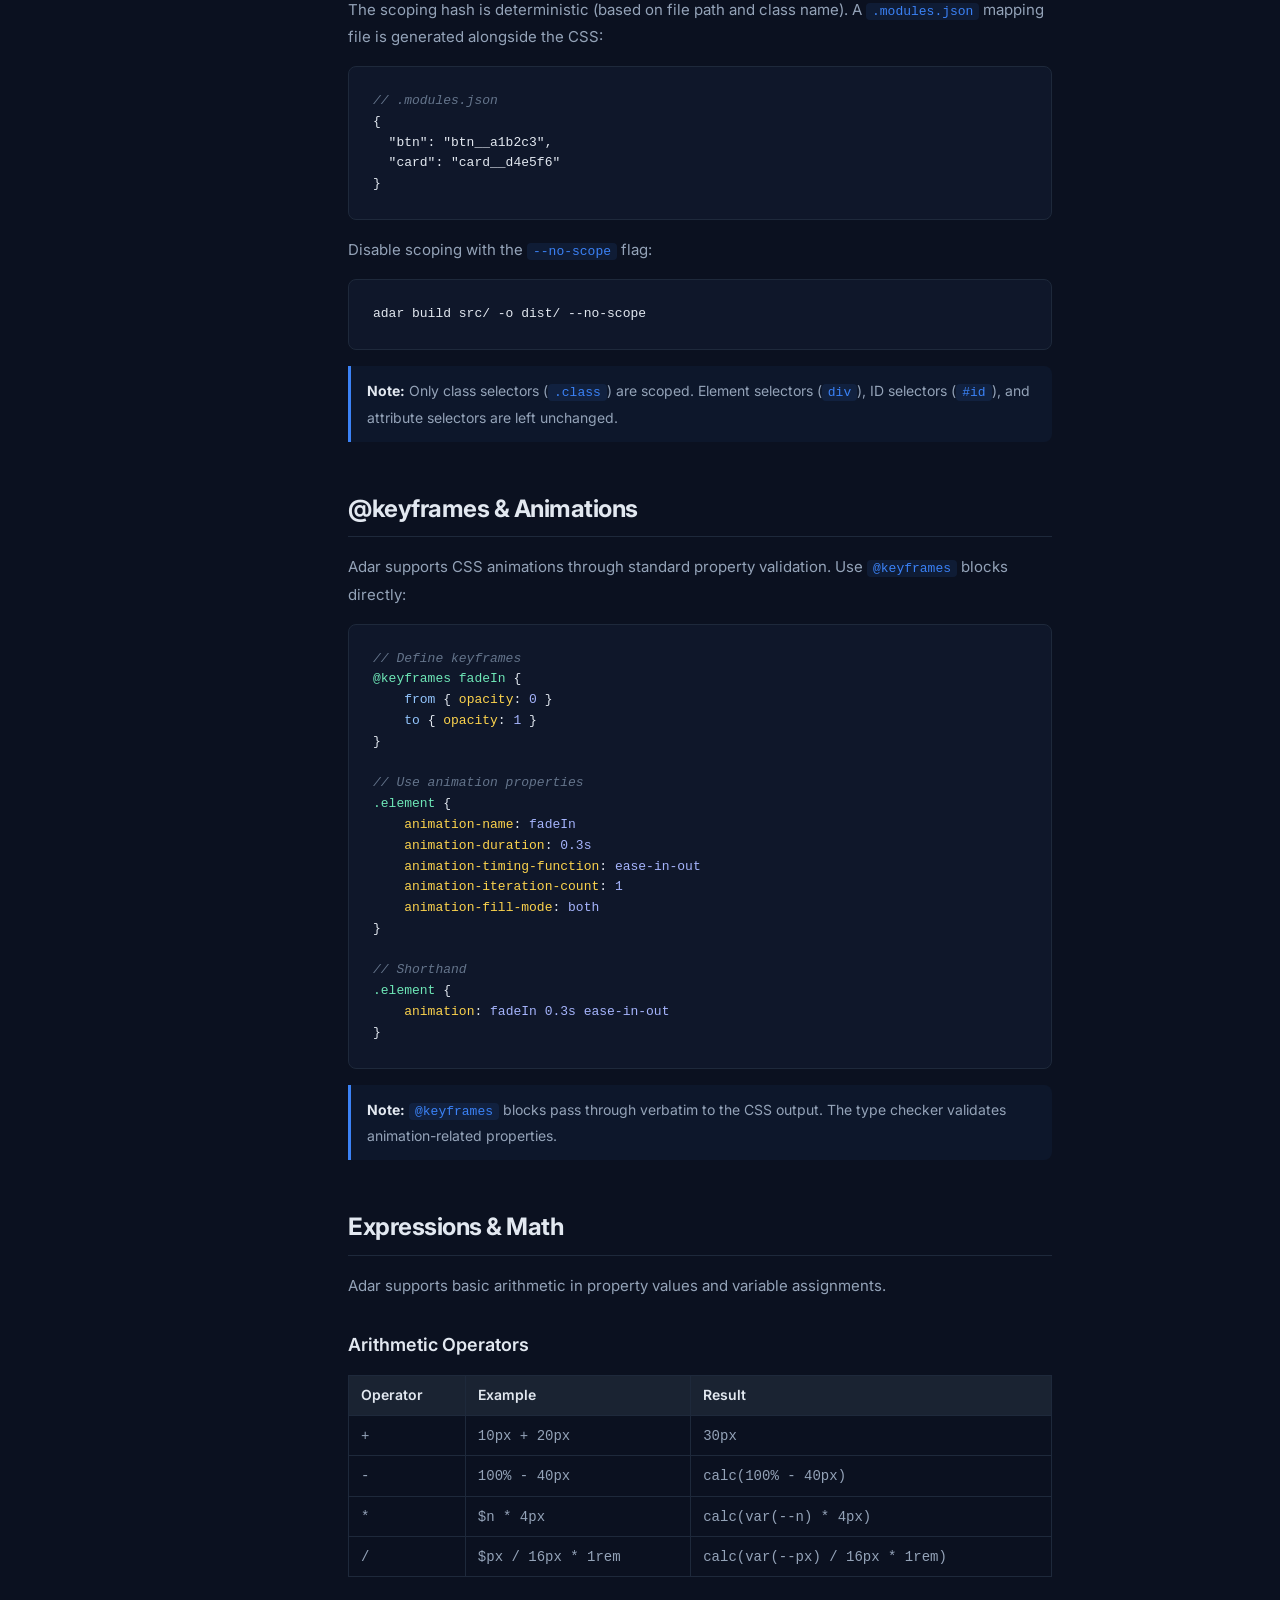
<file: docs/docs.html>
<!DOCTYPE html>
<html lang="en">
<head>
<meta charset="UTF-8">
<meta name="viewport" content="width=device-width, initial-scale=1.0">
<title>Adar Documentation — Language Reference</title>
<meta name="description" content="Complete Adar language documentation: syntax, variables, rules, mixins, themes, functions, conditionals, type system, and CLI reference.">
<meta name="theme-color" content="#0f172a">
<link rel="icon" type="image/svg+xml" href="favicon.svg">
<link rel="preconnect" href="https://fonts.googleapis.com">
<link rel="preconnect" href="https://fonts.gstatic.com" crossorigin>
<link href="https://fonts.googleapis.com/css2?family=Inter:wght@400;500;600;700;800&display=swap" rel="stylesheet">
<link rel="stylesheet" href="style.css">
<style>
/* Docs-specific styles */
.docs-layout { display: flex; gap: 0; max-width: 1200px; margin: 0 auto; padding: 0; }
.docs-sidebar {
  width: 260px; flex-shrink: 0; position: sticky; top: 60px;
  height: calc(100vh - 60px); overflow-y: auto; padding: 32px 16px 32px 24px;
  border-right: 1px solid var(--border);
}
.docs-sidebar::-webkit-scrollbar { width: 4px; }
.docs-sidebar nav { display: flex; flex-direction: column; gap: 2px; }
.docs-sidebar a {
  display: block; padding: 6px 12px; border-radius: 6px;
  font-size: 13px; color: var(--text-muted); transition: all 0.15s;
  text-decoration: none; line-height: 1.4;
}
.docs-sidebar a:hover { color: var(--text); background: var(--bg-card); }
.docs-sidebar a.active { color: var(--accent); background: rgba(59,130,246,0.1); font-weight: 600; }
.docs-sidebar .section-label {
  display: block; padding: 8px 12px 4px; font-size: 10px; font-weight: 700;
  text-transform: uppercase; letter-spacing: 0.08em; color: var(--text-dim); margin-top: 8px;
}
.docs-content {
  flex: 1; min-width: 0; padding: 48px 48px 80px;
  max-width: 800px;
}
.docs-content h1 {
  font-size: 36px; font-weight: 800; letter-spacing: -0.03em;
  margin-bottom: 8px; line-height: 1.15;
}
.docs-content h1:first-child { margin-top: 0; }
.docs-content h2 {
  font-size: 24px; font-weight: 700; letter-spacing: -0.02em;
  margin: 48px 0 16px; padding-bottom: 8px;
  border-bottom: 1px solid var(--border);
}
.docs-content h3 {
  font-size: 18px; font-weight: 600; margin: 32px 0 12px;
}
.docs-content h4 {
  font-size: 15px; font-weight: 600; margin: 24px 0 8px;
  color: var(--text-muted);
}
.docs-content p { font-size: 15px; color: var(--text-muted); line-height: 1.8; margin-bottom: 16px; }
.docs-content p strong { color: var(--text); }
.docs-content ul, .docs-content ol { margin: 0 0 16px 24px; }
.docs-content li { font-size: 15px; color: var(--text-muted); line-height: 1.8; margin-bottom: 4px; }
.docs-content li strong { color: var(--text); }
.docs-content li code, .docs-content p code {
  background: rgba(59,130,246,0.1); padding: 1px 6px; border-radius: 4px;
  font-family: var(--font-mono); font-size: 13px; color: var(--accent);
}
.docs-content a { color: var(--accent); }
.docs-content blockquote {
  border-left: 3px solid var(--accent); padding: 12px 16px; margin: 16px 0;
  background: rgba(59,130,246,0.05); border-radius: 0 8px 8px 0;
}
.docs-content blockquote p { margin: 0; font-size: 14px; }
.docs-content blockquote strong { color: var(--text); }
.docs-content .code-block {
  margin: 16px 0; border-radius: 8px; border: 1px solid var(--border);
  border-top: 1px solid var(--border); font-size: 13px; line-height: 1.6;
}
.docs-content .code-block .comment { color: #64748b; font-style: italic; }
.docs-content .code-block .keyword { color: #93c5fd; }
.docs-content .code-block .string { color: #a5b4fc; }
.docs-content .code-block .selector { color: #6ee7b7; }
.docs-content .code-block .property { color: #fcd34d; }
.docs-content .code-block .function { color: #f0abfc; }
.docs-content .code-block .number { color: #fdba74; }
.docs-content .code-block .op { color: #e2e8f0; }

table {
  width: 100%; border-collapse: collapse; margin: 16px 0 24px;
  font-size: 14px;
}
th, td {
  padding: 8px 12px; text-align: left; border: 1px solid var(--border);
}
th { background: var(--bg-card); font-weight: 600; color: var(--text); }
td { color: var(--text-muted); }

.tag-working::after { content: '✓ Working'; color: #22c55e; font-size: 12px; font-weight: 600; }
.tag-partial::after { content: '⚠ Partial'; color: #eab308; font-size: 12px; font-weight: 600; }
.tag-todo::after { content: '✗ Not yet'; color: #ef4444; font-size: 12px; font-weight: 600; }

@media (max-width: 900px) {
  .docs-sidebar { display: none; }
  .docs-content { padding: 24px 16px 80px; }
}
</style>
</head>
<body>

<nav class="nav">
  <div class="nav-inner">
    <a href="index.html" class="logo">
      <img src="logo.svg" alt="Adar" class="logo-img" width="28" height="28">
      <span class="logo-text">&lt;Adar/&gt;</span>
    </a>
    <button class="nav-toggle" id="navToggle" aria-label="Menu">
      <span></span><span></span><span></span>
    </button>
    <div class="nav-links" id="navLinks">
      <a href="index.html#features">Features</a>
      <a href="index.html#install">Install</a>
      <a href="docs.html" class="active">Docs</a>
      <a href="https://github.com/zulsyam23-dot/adar" target="_blank" rel="noopener" class="nav-gh">
        <svg width="18" height="18" viewBox="0 0 24 24" fill="currentColor"><path d="M12 0C5.37 0 0 5.37 0 12c0 5.31 3.435 9.795 8.205 11.385.6.105.825-.255.825-.57 0-.285-.015-1.23-.015-2.235-3.015.555-3.795-.735-4.035-1.41-.135-.345-.72-1.41-1.23-1.695-.42-.225-1.02-.78-.015-.795.945-.015 1.62.87 1.845 1.23 1.08 1.815 2.805 1.305 3.495.99.105-.78.42-1.305.765-1.605-2.67-.3-5.46-1.335-5.46-5.925 0-1.305.465-2.385 1.23-3.225-.12-.3-.54-1.53.12-3.18 0 0 1.005-.315 3.3 1.23.96-.27 1.98-.405 3-.405s2.04.135 3 .405c2.295-1.56 3.3-1.23 3.3-1.23.66 1.65.24 2.88.12 3.18.765.84 1.23 1.905 1.23 3.225 0 4.605-2.805 5.625-5.475 5.925.435.375.81 1.095.81 2.22 0 1.605-.015 2.895-.015 3.3 0 .315.225.69.825.57A12.02 12.02 0 0024 12c0-6.63-5.37-12-12-12z"/></svg>
        <span>GitHub</span>
      </a>
    </div>
  </div>
  <div class="nav-overlay" id="navOverlay"></div>
</nav>

<div class="docs-layout">
  <aside class="docs-sidebar">
    <nav>
      <span class="section-label">Getting Started</span>
      <a href="#intro">Introduction</a>
      <a href="#install">Installation</a>
      <a href="#quickstart">Quick Start</a>
      <a href="#cli">CLI Reference</a>
      <a href="#adarpc">adarpc (Project Manager)</a>

      <span class="section-label">Language Guide</span>
      <a href="#syntax">Syntax Overview</a>
      <a href="#variables">Variables</a>
      <a href="#rules">CSS Rules</a>
      <a href="#nesting">Nesting</a>
      <a href="#mixins">Mixins</a>
      <a href="#themes">Themes</a>
      <a href="#functions">Functions</a>
      <a href="#conditionals">Conditionals (if/else)</a>
      <a href="#imports">Imports</a>
      <a href="#media">Media Queries</a>
      <a href="#js-integration">JS &amp; Frameworks</a>
      <a href="#types">Type System</a>
      <a href="#scoping">CSS Modules (Scoping)</a>
      <a href="#expressions">Expressions &amp; Math</a>
      <a href="#animations">Animations &amp; @keyframes</a>

      <span class="section-label">Reference</span>
      <a href="#errors">Error Messages</a>
      <a href="#scoping-rules">Variable Scoping</a>
      <a href="#pipeline">Build Pipeline</a>
      <a href="#api">Python API</a>
      <a href="#libraries">Library Ecosystem</a>

      <span class="section-label">Examples</span>
      <a href="#example-button">Button Component</a>
      <a href="#example-theme">Themed Card</a>
      <a href="#example-responsive">Responsive Grid</a>
    </nav>
  </aside>

  <main class="docs-content">

    <!-- INTRO -->
    <h1 id="intro">Adar Language Reference</h1>
    <p>Adar is a CSS-like styling language that compiles to modular, scoped CSS. It adds variables, mixins, nesting, themes, and compile-time type checking on top of standard CSS syntax.</p>

    <blockquote>
      <p><strong>Status:</strong> Adar v0.1.0 &mdash; active development. Core features work but some advanced features are still evolving. Each feature below notes its current status.</p>
    </blockquote>

    <!-- INSTALL -->
    <h2 id="install">Installation</h2>

    <h3>Option 1: Standalone .exe (Windows)</h3>
    <p>Download <code>adar.exe</code> and <code>adarpc.exe</code> from <a href="https://github.com/zulsyam23-dot/adar/releases">GitHub Releases</a>, then run <code>install.bat</code> as Administrator.</p>

    <h3>Option 2: pip (Python)</h3>
    <pre class="code-block">git clone https://github.com/zulsyam23-dot/adar.git
cd adar
pip install -e .

adar build style.adar -o dist/
adar check style.adar</pre>

    <p>Requires <strong>Python 3.11+</strong>. No external dependencies.</p>

    <!-- QUICK START -->
    <h2 id="quickstart">Quick Start</h2>
    <p>Create a file named <code>style.adar</code>:</p>
    <pre class="code-block"><span class="comment">// Variables</span>
<span class="keyword">$primary</span> = <span class="string">#3b82f6</span>
<span class="keyword">$radius</span> = <span class="string">8px</span>

<span class="comment">// CSS Rule</span>
<span class="selector">.button</span> {
    <span class="property">background</span>: <span class="string">$primary</span>
    <span class="property">border-radius</span>: <span class="string">$radius</span>
    <span class="property">color</span>: <span class="string">white</span>
    <span class="property">border</span>: <span class="string">none</span>

    <span class="comment">// Nesting</span>
    <span class="selector">&amp;:hover</span> {
        <span class="property">background</span>: <span class="string">#2563eb</span>
    }
}</pre>

    <p>Compile it:</p>
    <pre class="code-block">adar build style.adar -o dist/</pre>

    <p>Output (<code>dist/style.css</code>):</p>
    <pre class="code-block"><span class="selector">.button__a1b2c3</span> {
  <span class="property">background</span>: <span class="string">var(--primary)</span>;
  <span class="property">border-radius</span>: <span class="string">var(--radius)</span>;
  <span class="property">color</span>: <span class="string">white</span>;
  <span class="property">border</span>: <span class="string">none</span>;
}
<span class="selector">.button__a1b2c3:hover</span> {
  <span class="property">background</span>: <span class="string">#2563eb</span>;
}</pre>

    <p>Type-check without compiling:</p>
    <pre class="code-block">adar check style.adar</pre>

    <!-- CLI -->
    <h2 id="cli">CLI Reference</h2>

    <h3>adar build</h3>
    <p>Compile <code>.adar</code> files to CSS.</p>
    <pre class="code-block"><span class="comment"># Single file</span>
adar build style.adar -o dist/

<span class="comment"># Directory (recursive)</span>
adar build src/ -o dist/

<span class="comment"># Type-check only (no output)</span>
adar build style.adar --check

<span class="comment"># Disable CSS Modules scoping</span>
adar build src/ -o dist/ --no-scope

<span class="comment"># Minified output</span>
adar build src/ -o dist/ --minify</pre>

    <h3>adar check</h3>
    <p>Type-check without generating CSS.</p>
    <pre class="code-block">adar check style.adar
adar check src/</pre>

    <table>
      <tr><th>Flag</th><th>Description</th></tr>
      <tr><td><code>-o, --out DIR</code></td><td>Output directory (default: dist/)</td></tr>
      <tr><td><code>--no-scope</code></td><td>Disable CSS Modules class scoping</td></tr>
      <tr><td><code>--minify</code></td><td>Minify output (no whitespace)</td></tr>
      <tr><td><code>--check</code></td><td>Type-check only, no CSS output</td></tr>
      <tr><td><code>-h, --help</code></td><td>Show help message</td></tr>
    </table>

    <!-- ADARPC -->
    <h2 id="adarpc">adarpc (Project Manager)</h2>
    <p>Manage Adar projects with a Cargo-like workflow. Create a project, build, serve with live reload.</p>

    <pre class="code-block"><span class="comment"># Create a new project</span>
adarpc init my-project

<span class="comment"># Build (compile .adar to output/style/)</span>
adarpc build

<span class="comment"># Dev server at localhost:8080 with live reload</span>
adarpc serve

<span class="comment"># Watch and rebuild on changes</span>
adarpc watch</pre>

    <p>Project structure created by <code>adarpc init</code>:</p>
    <pre class="code-block">my-project/
├── src/
│   ├── index.html         # HTML source
│   └── style.adar         # Adar source
├── output/
│   └── style/
│       └── style.css      # Compiled CSS
├── adarpc.toml            # Project configuration
└── .gitignore</pre>

    <p><code>adarpc.toml</code> reference:</p>
    <pre class="code-block">[project]
name = "my-project"
version = "0.1.0"

[build]
output = "output"
minify = false
scope = false
source = "src"

[dev]
port = 8080
watch = true
livereload = true</pre>

    <!-- SYNTAX -->
    <h2 id="syntax">Syntax Overview</h2>
    <p>Adar syntax is similar to CSS but with key differences:</p>
    <ul>
      <li><strong>Colons</strong> separate property names from values (e.g. <code>background: white</code>)</li>
      <li><strong>No semicolons</strong> &mdash; statements are separated by newlines</li>
      <li><code>//</code> for single-line comments (no <code>/* */</code> block comments)</li>
      <li><code>$name</code> for variables, which compile to <code>var(--name)</code> in CSS</li>
      <li>Braces <code>{ }</code> delimit blocks (rules, mixins, themes, functions, conditionals)</li>
    </ul>

    <pre class="code-block"><span class="comment">// This is a comment</span>
<span class="keyword">$var</span> = <span class="string">16px</span>

<span class="selector">.class</span> {
    <span class="property">property</span>: <span class="string">value</span>
}

<span class="selector">#id</span> {
    <span class="property">color</span>: <span class="string">red</span>
}

<span class="selector">[attr]</span> {
    <span class="property">display</span>: <span class="string">flex</span>
}</pre>

    <!-- VARIABLES -->
    <h2 id="variables">Variables</h2>
    <p>Variables are declared with <code>$name = value</code> and compile to CSS custom properties (<code>var(--name)</code>).</p>
    <pre class="code-block"><span class="comment">// Declaration</span>
<span class="keyword">$primary</span> = <span class="string">#3b82f6</span>
<span class="keyword">$padding</span> = <span class="string">16px</span>
<span class="keyword">$gap</span> = <span class="string">8px</span>

<span class="comment">// Usage</span>
<span class="selector">.card</span> {
    <span class="property">background</span>: <span class="string">$primary</span>    <span class="comment">// -> background: var(--primary)</span>
    <span class="property">padding</span>: <span class="string">$padding</span>       <span class="comment">// -> padding: var(--padding)</span>
}

<span class="comment">// Theme-scoped variables</span>
<span class="keyword">theme</span> <span class="function">dark</span> {
    <span class="keyword">$primary</span> = <span class="string">#60a5fa</span>  <span class="comment">// overrides --primary inside [data-theme="dark"]</span>
}</pre>

    <p>Variable names can contain letters, digits, and hyphens. Supported value types:</p>
    <ul>
      <li>Colors: hex (<code>#fff</code>, <code>#3b82f6</code>, <code>#aabbccdd</code>)</li>
      <li>Dimensions: <code>16px</code>, <code>2rem</code>, <code>100%</code>, <code>1.5s</code></li>
      <li>Numbers: <code>0.5</code>, <code>10</code></li>
      <li>Strings: <code>inherit</code>, <code>flex</code>, <code>none</code> (identifiers without quotes)</li>
      <li>Booleans: <code>true</code>, <code>false</code></li>
    </ul>

    <!-- RULES -->
    <h2 id="rules">CSS Rules</h2>
    <p>Rules work like CSS: a selector followed by a block of properties.</p>
    <pre class="code-block"><span class="selector">.btn</span> {
    <span class="property">display</span>: <span class="string">inline-flex</span>
    <span class="property">align-items</span>: <span class="string">center</span>
    <span class="property">padding</span>: <span class="string">10px 20px</span>         <span class="comment">// value list</span>
    <span class="property">background</span>: <span class="string">$primary</span>
    <span class="property">border-radius</span>: <span class="string">6px</span>
    <span class="property">cursor</span>: <span class="string">pointer</span>
    <span class="property">font-size</span>: <span class="string">14px</span>
    <span class="property">transition</span>: <span class="string">all 0.2s</span>
}</pre>

    <p>Selector types supported:</p>
    <table>
      <tr><th>Type</th><th>Example</th><th>Status</th></tr>
      <tr><td>Class</td><td><code>.class-name</code></td><td class="tag-working"></td></tr>
      <tr><td>Element</td><td><code>div</code>, <code>button</code></td><td class="tag-working"></td></tr>
      <tr><td>ID</td><td><code>#header</code></td><td class="tag-working"></td></tr>
      <tr><td>Attribute</td><td><code>[type="text"]</code></td><td class="tag-working"></td></tr>
      <tr><td>Pseudo-class</td><td><code>:hover</code>, <code>:nth-child(2)</code></td><td class="tag-working"></td></tr>
      <tr><td>Pseudo-element</td><td><code>::before</code>, <code>::after</code></td><td class="tag-todo"></td></tr>
      <tr><td>Combinators</td><td><code>.a > .b</code>, <code>.a .b</code></td><td class="tag-partial"></td></tr>
    </table>

    <blockquote>
      <p><strong>Note:</strong> Selector combinators (<code>&gt;</code>, <code>+</code>, <code>~</code>) are parsed but spacing between selectors (descendant) may not scope correctly in all cases. Class selectors with <code>--no-scope</code> flag work best.</p>
    </blockquote>

    <!-- NESTING -->
    <h2 id="nesting">Nesting</h2>
    <p>Rules can be nested inside other rules. Use <code>&amp;</code> to reference the parent selector.</p>
    <pre class="code-block"><span class="selector">.card</span> {
    <span class="property">background</span>: <span class="string">white</span>
    <span class="property">padding</span>: <span class="string">24px</span>
    <span class="property">border-radius</span>: <span class="string">8px</span>
    <span class="property">box-shadow</span>: <span class="string">0 1px 3px rgba(0,0,0,0.1)</span>

    <span class="comment">// Nested rule (descendant)</span>
    <span class="selector">.title</span> {
        <span class="property">font-size</span>: <span class="string">18px</span>
        <span class="property">font-weight</span>: <span class="string">600</span>
    }

    <span class="comment">// Parent reference</span>
    <span class="selector">&amp;:hover</span> {
        <span class="property">box-shadow</span>: <span class="string">0 4px 12px rgba(0,0,0,0.15)</span>
    }

    <span class="comment">// Media query inside rule</span>
    <span class="selector">@media (max-width: 768px)</span> {
        <span class="property">padding</span>: <span class="string">16px</span>
    }
}</pre>

    <p>Nesting compiles to CSS nesting (using <code>&amp;</code> where specified).</p>

    <!-- MIXINS -->
    <h2 id="mixins">Mixins</h2>
    <p>Mixins define reusable style blocks. Use <code>include name</code> to inject them.</p>
    <pre class="code-block"><span class="comment">// Define a mixin</span>
<span class="keyword">mixin</span> <span class="function">card-base</span> {
    <span class="property">background</span>: <span class="string">white</span>
    <span class="property">border-radius</span>: <span class="string">8px</span>
    <span class="property">box-shadow</span>: <span class="string">0 1px 3px rgba(0,0,0,0.1)</span>
}

<span class="comment">// Use a mixin</span>
<span class="selector">.product-card</span> {
    <span class="keyword">include</span> <span class="function">card-base</span>
    <span class="property">padding</span>: <span class="string">24px</span>
}</pre>

    <h3>Mixins with Parameters</h3>
    <p>Mixins can accept parameters that compile to CSS custom properties (<code>var(--name)</code>). Note that <code>include</code> does not currently support passing arguments:</p>
    <pre class="code-block"><span class="comment">// Define with parameters</span>
<span class="keyword">mixin</span> <span class="function">button-variant</span>(<span class="keyword">$bg</span>, <span class="keyword">$color</span>) {
    <span class="property">background</span>: <span class="string">$bg</span>
    <span class="property">color</span>: <span class="string">$color</span>
}

<span class="comment">// Use (parameters become CSS variables)</span>
<span class="selector">.btn-primary</span> {
    <span class="keyword">include</span> <span class="function">button-variant</span>
    <span class="property">font-size</span>: <span class="string">16px</span>
}</pre>
    <p>Compiled output:</p>
    <pre class="code-block"><span class="selector">.btn-primary__a1b2c3</span> {
  <span class="property">background</span>: <span class="string">var(--bg)</span>;
  <span class="property">color</span>: <span class="string">var(--color)</span>;
  <span class="property">font-size</span>: <span class="string">16px</span>;
}</pre>

    <blockquote>
      <p><strong>Limitation:</strong> <code>include mixin-name</code> does not accept arguments. Parameters are exposed as CSS variables so they can be overridden via the cascade.</p>
    </blockquote>

    <!-- THEMES -->
    <h2 id="themes">Themes</h2>
    <p>Themes let you define style variations. They compile to <code>[data-theme="name"]</code> CSS attribute selectors.</p>
    <pre class="code-block"><span class="comment">// Variables used by themes</span>
<span class="keyword">$bg</span> = <span class="string">#ffffff</span>
<span class="keyword">$text</span> = <span class="string">#1e293b</span>
<span class="keyword">$accent</span> = <span class="string">#3b82f6</span>

<span class="comment">// Default theme (wrapped in :root)</span>
<span class="keyword">theme</span> <span class="function">light</span> {
    <span class="keyword">$bg</span> = <span class="string">#ffffff</span>
    <span class="keyword">$text</span> = <span class="string">#1e293b</span>
    <span class="keyword">$accent</span> = <span class="string">#3b82f6</span>
}

<span class="comment">// Dark theme</span>
<span class="keyword">theme</span> <span class="function">dark</span> {
    <span class="keyword">$bg</span> = <span class="string">#0f172a</span>
    <span class="keyword">$text</span> = <span class="string">#e2e8f0</span>
    <span class="keyword">$accent</span> = <span class="string">#60a5fa</span>
}

<span class="comment">// Usage in rules</span>
<span class="selector">.card</span> {
    <span class="property">background</span>: <span class="string">$bg</span>
    <span class="property">color</span>: <span class="string">$text</span>
}</pre>

    <p>Compiled output:</p>
    <pre class="code-block"><span class="keyword">:root</span> {
  <span class="property">--bg</span>: <span class="string">#ffffff</span>;
  <span class="property">--text</span>: <span class="string">#1e293b</span>;
  <span class="property">--accent</span>: <span class="string">#3b82f6</span>;
}
<span class="selector">[data-theme="dark"]</span> {
  <span class="property">--bg</span>: <span class="string">#0f172a</span>;
  <span class="property">--text</span>: <span class="string">#e2e8f0</span>;
  <span class="property">--accent</span>: <span class="string">#60a5fa</span>;
}
<span class="selector">.card__a1b2c3</span> {
  <span class="property">background</span>: <span class="string">var(--bg)</span>;
  <span class="property">color</span>: <span class="string">var(--text)</span>;
}</pre>

    <p>Switch themes in HTML:</p>
    <pre class="code-block"><span class="selector">&lt;div data-theme="dark"&gt;</span>
  <span class="selector">&lt;div class="card"&gt;</span>...<span class="selector">&lt;/div&gt;</span>
<span class="selector">&lt;/div&gt;</span></pre>

    <!-- FUNCTIONS -->
    <h2 id="functions">Functions</h2>

    <h3>Predefined CSS Functions</h3>
    <p>Standard CSS functions pass through as-is to the output:</p>
    <pre class="code-block"><span class="selector">.button</span> {
    <span class="property">background</span>: <span class="string">rgba(59, 130, 246, 0.5)</span>
    <span class="property">color</span>: <span class="string">rgb(255, 255, 255)</span>
    <span class="property">width</span>: <span class="string">calc(100% - 40px)</span>
    <span class="property">transform</span>: <span class="string">rotate(45deg)</span>
    <span class="property">transition</span>: <span class="string">all 0.3s ease-in-out</span>
}</pre>

    <h3>Custom Functions (Experimental)</h3>
    <p>Custom functions can be defined but currently <strong>pass through without evaluation</strong> in the CSS output:</p>
    <pre class="code-block"><span class="comment">// Define a function</span>
<span class="keyword">function</span> <span class="function">spacing</span>(<span class="keyword">$n</span>) {
    <span class="keyword">return</span> <span class="string">$n * 4px</span>
}

<span class="comment">// Usage (output is the literal function call)</span>
<span class="selector">.container</span> {
    <span class="property">padding</span>: <span class="string">spacing(4)</span>       <span class="comment">// -> padding: spacing(4) in CSS</span>
    <span class="property">margin</span>: <span class="string">spacing(6)</span>
}</pre>

    <blockquote>
      <p><strong>Limitation:</strong> Custom function evaluation is not yet implemented. The function body is parsed but calls are not substituted. Use mixins or variables instead.</p>
    </blockquote>

    <!-- CONDITIONALS -->
    <h2 id="conditionals">Conditionals (if/else)</h2>
    <p>Compile-time branching with <code>if</code>/<code>else</code> based on variable values.</p>
    <pre class="code-block"><span class="keyword">$enable-shadows</span> = <span class="string">true</span>
<span class="keyword">$enable-rounded</span> = <span class="string">false</span>

<span class="selector">.card</span> {
    <span class="property">background</span>: <span class="string">white</span>
    <span class="property">padding</span>: <span class="string">16px</span>

    <span class="keyword">if</span> <span class="string">$enable-shadows</span> {
        <span class="property">box-shadow</span>: <span class="string">0 2px 8px rgba(0,0,0,0.1)</span>
    }

    <span class="keyword">if</span> <span class="string">$enable-rounded</span> {
        <span class="property">border-radius</span>: <span class="string">8px</span>
    } <span class="keyword">else</span> {
        <span class="property">border-radius</span>: <span class="string">0</span>
    }
}</pre>

    <h3>Condition Expressions</h3>
    <p>Supported comparisons:</p>
    <table>
      <tr><th>Operator</th><th>Example</th></tr>
      <tr><td><code>==</code></td><td><code>$size == 16px</code></td></tr>
      <tr><td><code>!=</code></td><td><code>$theme != "dark"</code></td></tr>
      <tr><td><code>&lt;</code></td><td><code>$value &lt; 100px</code></td></tr>
      <tr><td><code>&gt;</code></td><td><code>$value &gt; 10</code></td></tr>
      <tr><td><code>&lt;=</code></td><td><code>$value &lt;= 800px</code></td></tr>
      <tr><td><code>&gt;=</code></td><td><code>$value &gt;= 768px</code></td></tr>
      <tr><td><code>not</code></td><td><code>not $enabled</code></td></tr>
    </table>

    <pre class="code-block"><span class="comment">// Comparison examples</span>
<span class="keyword">$breakpoint</span> = <span class="string">768px</span>

<span class="selector">.sidebar</span> {
    <span class="keyword">if</span> <span class="string">$breakpoint &gt;= 768px</span> {
        <span class="property">display</span>: <span class="string">block</span>
    } <span class="keyword">else</span> {
        <span class="property">display</span>: <span class="string">none</span>
    }
}</pre>

    <p>Compiled output (with <code>$breakpoint = 768px</code>):</p>
    <pre class="code-block"><span class="selector">.sidebar__a1b2c3</span> {
  <span class="property">display</span>: <span class="string">block</span>;
}</pre>

    <!-- IMPORTS -->
    <h2 id="imports">Imports</h2>
    <p>Import other <code>.adar</code> files to split your styles across multiple files.</p>
    <pre class="code-block"><span class="comment">// main.adar</span>
<span class="keyword">import</span> <span class="string">"variables.adar"</span>
<span class="keyword">import</span> <span class="string">"components/button.adar"</span>
<span class="keyword">import</span> <span class="string">"components/card.adar"</span>

<span class="selector">.page</span> {
    <span class="property">padding</span>: <span class="string">24px</span>
}</pre>

    <p>Import paths are relative to the current file. The compiler inlines the imported content before processing.</p>

    <blockquote>
      <p><strong>Note:</strong> Imports are resolved at compile time. The output is a single CSS file. There's no <code>@import</code> in the CSS output.</p>
    </blockquote>

    <!-- MEDIA -->
    <h2 id="media">Media Queries</h2>
    <p>Media queries can appear at the top level or nested inside rules.</p>
    <pre class="code-block"><span class="selector">.grid</span> {
    <span class="property">display</span>: <span class="string">grid</span>
    <span class="property">grid-template-columns</span>: <span class="string">repeat(3, 1fr)</span>
    <span class="property">gap</span>: <span class="string">24px</span>

    <span class="selector">@media (max-width: 768px)</span> {
        <span class="property">grid-template-columns</span>: <span class="string">repeat(2, 1fr)</span>
    }

    <span class="selector">@media (max-width: 480px)</span> {
        <span class="property">grid-template-columns</span>: <span class="string">1fr</span>
    }
}</pre>

    <p>Top-level media queries also work:</p>
    <pre class="code-block"><span class="selector">@media (prefers-color-scheme: dark)</span> {
    <span class="selector">.card</span> {
        <span class="property">background</span>: <span class="string">#1e293b</span>
    }
}</pre>

    <!-- TYPES -->
    <h2 id="types">Type System</h2>
    <p>Adar validates 150+ CSS properties at compile time. When you write a property value, the checker ensures the type matches what the CSS property expects.</p>

    <h3>CSS Property Types</h3>
    <table>
      <tr><th>Type</th><th>Description</th><th>Example Values</th></tr>
      <tr><td>COLOR</td><td>Color values</td><td><code>#3b82f6</code>, <code>red</code>, <code>rgba(0,0,0,0.5)</code>, <code>transparent</code></td></tr>
      <tr><td>LENGTH</td><td>Numeric dimensions</td><td><code>16px</code>, <code>2rem</code>, <code>100vh</code>, <code>0</code></td></tr>
      <tr><td>PERCENTAGE</td><td>Percentage values</td><td><code>50%</code>, <code>100%</code></td></tr>
      <tr><td>NUMBER</td><td>Unitless numbers</td><td><code>0.5</code>, <code>3</code>, <code>1.5</code></td></tr>
      <tr><td>TIME</td><td>Duration values</td><td><code>0.2s</code>, <code>300ms</code></td></tr>
      <tr><td>STRING</td><td>Keyword/identifier values</td><td><code>flex</code>, <code>none</code>, <code>inherit</code>, <code>block</code></td></tr>
      <tr><td>BOOLEAN</td><td>True/false</td><td><code>true</code>, <code>false</code></td></tr>
    </table>

    <h3>Example: Type checking in action</h3>
    <p>The following code produces type errors:</p>
    <pre class="code-block"><span class="comment">// These will fail type checking:</span>
<span class="selector">.bad</span> {
    <span class="property">color</span>: <span class="string">16px</span>       <span class="comment">// Type Error: expected COLOR, got LENGTH</span>
    <span class="property">width</span>: <span class="string">#ff0000</span>     <span class="comment">// Type Error: expected LENGTH/PERCENTAGE, got COLOR</span>
    <span class="property">unknown-prop</span>: <span class="string">x</span>   <span class="comment">// Type Error: unknown CSS property</span>
}</pre>

    <p>Type checking is optional &mdash; the compiler still outputs CSS even when type errors are found. Use <code>adar check</code> to see all type warnings without generating CSS.</p>

    <!-- SCOPING -->
    <h2 id="scoping">CSS Modules (Scoping)</h2>
    <p>By default, Adar scopes class selectors by appending a hash suffix (<code>.btn</code> becomes <code>.btn__a1b2c3</code>). This prevents class name conflicts.</p>

    <pre class="code-block"><span class="comment">// Input</span>
<span class="selector">.btn</span> { <span class="property">color</span>: <span class="string">red</span> }
<span class="selector">.card</span> { <span class="property">background</span>: <span class="string">white</span> }

<span class="comment">// Output (scoped)</span>
<span class="comment">// .btn__a1b2c3 { color: red; }</span>
<span class="comment">// .card__d4e5f6 { background: white; }</span></pre>

    <p>The scoping hash is deterministic (based on file path and class name). A <code>.modules.json</code> mapping file is generated alongside the CSS:</p>
    <pre class="code-block"><span class="comment">// .modules.json</span>
{
  "btn": "btn__a1b2c3",
  "card": "card__d4e5f6"
}</pre>

    <p>Disable scoping with the <code>--no-scope</code> flag:</p>
    <pre class="code-block">adar build src/ -o dist/ --no-scope</pre>

    <blockquote>
      <p><strong>Note:</strong> Only class selectors (<code>.class</code>) are scoped. Element selectors (<code>div</code>), ID selectors (<code>#id</code>), and attribute selectors are left unchanged.</p>
    </blockquote>

    <!-- ANIMATIONS -->
    <h2 id="animations">@keyframes &amp; Animations</h2>
    <p>Adar supports CSS animations through standard property validation. Use <code>@keyframes</code> blocks directly:</p>
    <pre class="code-block"><span class="comment">// Define keyframes</span>
<span class="selector">@keyframes fadeIn</span> {
    <span class="keyword">from</span> { <span class="property">opacity</span>: <span class="string">0</span> }
    <span class="keyword">to</span> { <span class="property">opacity</span>: <span class="string">1</span> }
}

<span class="comment">// Use animation properties</span>
<span class="selector">.element</span> {
    <span class="property">animation-name</span>: <span class="string">fadeIn</span>
    <span class="property">animation-duration</span>: <span class="string">0.3s</span>
    <span class="property">animation-timing-function</span>: <span class="string">ease-in-out</span>
    <span class="property">animation-iteration-count</span>: <span class="string">1</span>
    <span class="property">animation-fill-mode</span>: <span class="string">both</span>
}

<span class="comment">// Shorthand</span>
<span class="selector">.element</span> {
    <span class="property">animation</span>: <span class="string">fadeIn 0.3s ease-in-out</span>
}</pre>

    <blockquote>
      <p><strong>Note:</strong> <code>@keyframes</code> blocks pass through verbatim to the CSS output. The type checker validates animation-related properties.</p>
    </blockquote>

    <!-- EXPRESSIONS -->
    <h2 id="expressions">Expressions &amp; Math</h2>
    <p>Adar supports basic arithmetic in property values and variable assignments.</p>

    <h3>Arithmetic Operators</h3>
    <table>
      <tr><th>Operator</th><th>Example</th><th>Result</th></tr>
      <tr><td><code>+</code></td><td><code>10px + 20px</code></td><td><code>30px</code></td></tr>
      <tr><td><code>-</code></td><td><code>100% - 40px</code></td><td><code>calc(100% - 40px)</code></td></tr>
      <tr><td><code>*</code></td><td><code>$n * 4px</code></td><td><code>calc(var(--n) * 4px)</code></td></tr>
      <tr><td><code>/</code></td><td><code>$px / 16px * 1rem</code></td><td><code>calc(var(--px) / 16px * 1rem)</code></td></tr>
    </table>

    <pre class="code-block"><span class="keyword">$base-unit</span> = <span class="string">8px</span>

<span class="selector">.card</span> {
    <span class="property">padding</span>: <span class="string">$base-unit * 2</span>    <span class="comment">// -> calc(var(--base-unit) * 2)</span>
    <span class="property">margin</span>: <span class="string">$base-unit * 3</span>      <span class="comment">// -> calc(var(--base-unit) * 3)</span>
}

<span class="selector">.container</span> {
    <span class="property">width</span>: <span class="string">100% - 40px</span>          <span class="comment">// -> calc(100% - 40px)</span>
}</pre>

    <h3>Value Lists</h3>
    <p>Multiple values for a single property are space-separated:</p>
    <pre class="code-block"><span class="selector">.shorthand</span> {
    <span class="property">padding</span>: <span class="string">16px 24px</span>         <span class="comment">// -> padding: 16px 24px</span>
    <span class="property">margin</span>: <span class="string">8px auto</span>
    <span class="property">box-shadow</span>: <span class="string">0 2px 8px rgba(0,0,0,0.1)</span>
}</pre>


    <!-- EXAMPLES -->
    <h2 id="example-button">Example: Button Component</h2>
    <pre class="code-block"><span class="keyword">$primary</span> = <span class="string">#3b82f6</span>
<span class="keyword">$danger</span> = <span class="string">#ef4444</span>
<span class="keyword">$radius</span> = <span class="string">6px</span>

<span class="keyword">mixin</span> <span class="function">btn-base</span> {
    <span class="property">display</span>: <span class="string">inline-flex</span>
    <span class="property">align-items</span>: <span class="string">center</span>
    <span class="property">justify-content</span>: <span class="string">center</span>
    <span class="property">padding</span>: <span class="string">10px 20px</span>
    <span class="property">font-size</span>: <span class="string">14px</span>
    <span class="property">font-weight</span>: <span class="string">600</span>
    <span class="property">border-radius</span>: <span class="string">$radius</span>
    <span class="property">border</span>: <span class="string">none</span>
    <span class="property">cursor</span>: <span class="string">pointer</span>
}

<span class="selector">.btn-primary</span> {
    <span class="keyword">include</span> <span class="function">btn-base</span>
    <span class="property">background</span>: <span class="string">$primary</span>
    <span class="property">color</span>: <span class="string">white</span>

    <span class="selector">&amp;:hover</span> {
        <span class="property">background</span>: <span class="string">#2563eb</span>
    }
}

<span class="selector">.btn-danger</span> {
    <span class="keyword">include</span> <span class="function">btn-base</span>
    <span class="property">background</span>: <span class="string">$danger</span>
    <span class="property">color</span>: <span class="string">white</span>

    <span class="selector">&amp;:hover</span> {
        <span class="property">background</span>: <span class="string">#dc2626</span>
    }
}</pre>

    <h2 id="example-theme">Example: Themed Card</h2>
    <pre class="code-block"><span class="keyword">$bg</span> = <span class="string">#ffffff</span>
<span class="keyword">$text</span> = <span class="string">#1e293b</span>
<span class="keyword">$muted</span> = <span class="string">#64748b</span>
<span class="keyword">$accent</span> = <span class="string">#3b82f6</span>

<span class="keyword">theme</span> <span class="function">dark</span> {
    <span class="keyword">$bg</span> = <span class="string">#1e293b</span>
    <span class="keyword">$text</span> = <span class="string">#e2e8f0</span>
    <span class="keyword">$muted</span> = <span class="string">#94a3b8</span>
    <span class="keyword">$accent</span> = <span class="string">#60a5fa</span>
}

<span class="keyword">mixin</span> <span class="function">card</span> {
    <span class="property">background</span>: <span class="string">$bg</span>
    <span class="property">color</span>: <span class="string">$text</span>
    <span class="property">border-radius</span>: <span class="string">8px</span>
    <span class="property">padding</span>: <span class="string">24px</span>
    <span class="property">box-shadow</span>: <span class="string">0 1px 3px rgba(0,0,0,0.1)</span>
}

<span class="selector">.card</span> {
    <span class="keyword">include</span> <span class="function">card</span>

    <span class="selector">.title</span> {
        <span class="property">font-size</span>: <span class="string">20px</span>
        <span class="property">font-weight</span>: <span class="string">700</span>
        <span class="property">margin-bottom</span>: <span class="string">8px</span>
    }

    <span class="selector">.description</span> {
        <span class="property">font-size</span>: <span class="string">14px</span>
        <span class="property">line-height</span>: <span class="string">1.6</span>
        <span class="property">color</span>: <span class="string">$muted</span>
    }

    <span class="selector">&amp;:hover</span> {
        <span class="property">box-shadow</span>: <span class="string">0 4px 12px rgba(0,0,0,0.15)</span>
    }
}</pre>

    <h2 id="example-responsive">Example: Responsive Grid</h2>
    <pre class="code-block"><span class="keyword">$enable-animations</span> = <span class="string">true</span>

<span class="selector">.grid</span> {
    <span class="property">display</span>: <span class="string">grid</span>
    <span class="property">grid-template-columns</span>: <span class="string">repeat(3, 1fr)</span>
    <span class="property">gap</span>: <span class="string">24px</span>

    <span class="comment">// Responsive breakpoints</span>
    <span class="selector">@media (max-width: 1024px)</span> {
        <span class="property">grid-template-columns</span>: <span class="string">repeat(2, 1fr)</span>
    }

    <span class="selector">@media (max-width: 640px)</span> {
        <span class="property">grid-template-columns</span>: <span class="string">1fr</span>
    }

    <span class="comment">// Items with conditional animation</span>
    <span class="selector">.item</span> {
        <span class="property">background</span>: <span class="string">white</span>
        <span class="property">padding</span>: <span class="string">24px</span>
        <span class="property">border-radius</span>: <span class="string">8px</span>

        <span class="keyword">if</span> <span class="string">$enable-animations</span> {
            <span class="property">transition</span>: <span class="string">all 0.3s ease</span>

            <span class="selector">&amp;:hover</span> {
                <span class="property">transform</span>: <span class="string">translateY(-4px)</span>
                <span class="property">box-shadow</span>: <span class="string">0 8px 24px rgba(0,0,0,0.12)</span>
            }
        }
    }
}</pre>

    <!-- ERRORS & DEBUGGING -->
    <h2 id="errors">Error Messages &amp; Debugging</h2>
    <p>Adar errors include the file name, line number, and column where the error occurred.</p>

    <h3>Error Format</h3>
    <pre class="code-block">Error [test.adar:5:12]: Type mismatch for 'color': expected [COLOR, IDENT], got LENGTH</pre>

    <h3>Common Errors</h3>
    <table>
      <tr><th>Error</th><th>Cause</th><th>Example</th></tr>
      <tr><td><code>Type mismatch</code></td><td>Wrong value type for property</td><td><code>color: 16px</code></td></tr>
      <tr><td><code>Unknown CSS property</code></td><td>Property not in CSS spec</td><td><code>unknown-prop: x</code></td></tr>
      <tr><td><code>Undefined variable</code></td><td>Variable not declared</td><td><code>$undefined</code></td></tr>
      <tr><td><code>Undefined mixin</code></td><td>Mixin not defined before use</td><td><code>include missing</code></td></tr>
      <tr><td><code>Binary operation type mismatch</code></td><td>Incompatible types in expression</td><td><code>10px + red</code></td></tr>
      <tr><td><code>Function expects N arguments, got M</code></td><td>Wrong argument count</td><td><code>spacing(1, 2, 3)</code></td></tr>
    </table>

    <h3>Debugging Tips</h3>
    <ol>
      <li><strong>Use <code>adar check</code></strong> — Run type-checking without generating CSS to find all errors.</li>
      <li><strong>Check variable names</strong> — Variables are case-sensitive (<code>$Primary</code> vs <code>$primary</code>).</li>
      <li><strong>Verify mixin order</strong> — Mixins must be defined before they are included.</li>
      <li><strong>Check selector syntax</strong> — Complex selectors may need simplification.</li>
      <li><strong>Use <code>--no-scope</code></strong> — Disable scoping temporarily to isolate hash-related issues.</li>
    </ol>

    <!-- SCOPING -->
    <h2 id="scoping-rules">Variable Scoping Rules</h2>
    <p>Adar variables follow a cascading scope model:</p>

    <h3>Global Scope</h3>
    <p>Variables declared at the top level are available everywhere:</p>
    <pre class="code-block"><span class="comment">// Global variable — available in all rules and mixins</span>
<span class="keyword">$primary</span> = <span class="string">#3b82f6</span></pre>

    <h3>Theme Scope</h3>
    <p>Variables inside a <code>theme</code> block override global values within that theme:</p>
    <pre class="code-block"><span class="keyword">theme</span> <span class="function">dark</span> {
    <span class="keyword">$primary</span> = <span class="string">#60a5fa</span>  <span class="comment">// overrides --primary inside [data-theme="dark"]</span>
}</pre>

    <h3>Block Scope</h3>
    <p>Variables declared inside a rule block are available within that block only:</p>
    <pre class="code-block"><span class="selector">.card</span> {
    <span class="keyword">$local-padding</span> = <span class="string">16px</span>  <span class="comment">// only available inside this rule</span>
    <span class="property">padding</span>: <span class="string">$local-padding</span>
}</pre>

    <h3>Resolution Order</h3>
    <p>When a variable is referenced, Adar resolves it in this order:</p>
    <ol>
      <li>Current block scope (innermost)</li>
      <li>Theme scope (if inside a theme block)</li>
      <li>Global scope (top-level)</li>
    </ol>

    <blockquote>
      <p><strong>Important:</strong> Adar variables compile to CSS custom properties (<code>var(--name)</code>), not preprocessor-style text substitution. Variables are dynamically resolved at runtime by the browser.</p>
    </blockquote>

    <!-- BUILD PIPELINE -->
    <h2 id="pipeline">Build Pipeline</h2>
    <p>Understanding the compilation pipeline helps with debugging:</p>

    <pre class="code-block"><span class="comment">// Source (.adar file)</span>
<span class="op">|</span>
<span class="op">v</span>
<span class="keyword">LEXER</span>      Tokenizes source code into tokens
<span class="op">|</span>          Handles: numbers, strings, identifiers, comments
<span class="op">v</span>
<span class="keyword">PARSER</span>     Builds AST (Abstract Syntax Tree) from tokens
<span class="op">|</span>          Handles: rules, variables, mixins, functions
<span class="op">v</span>
<span class="keyword">CHECKER</span>    Validates property types against CSS spec
<span class="op">|</span>          Checks: variable types, mixin references, binary ops
<span class="op">v</span>
<span class="keyword">RESOLVER</span>   Expands mixins, manages variable scopes
<span class="op">|</span>          Handles: mixin includes, scope tracking
<span class="op">v</span>
<span class="keyword">CODEGEN</span>    Generates CSS output with optional scoping
<span class="op">|</span>          Handles: scoping, minification, conditionals
<span class="op">v</span>
<span class="comment">// Output (.css + .modules.json)</span></pre>

    <p>Each stage can produce errors that halt the pipeline. The <code>adar check</code> command runs through the checker stage, while <code>adar build</code> runs the full pipeline.</p>

    <!-- LIBRARY ECOSYSTEM -->
    <h2 id="libraries">Library Ecosystem (adarlib)</h2>
    <p>Adar has a growing ecosystem of component and utility libraries available through <code>adarpc</code>.</p>

    <h3>Available Libraries</h3>
    <table>
      <tr><th>Library</th><th>Version</th><th>Description</th></tr>
      <tr><td><code>adar-ui-core</code></td><td>0.1.0</td><td>Essential utility classes — spacing, colors, typography, layout, shadows</td></tr>
      <tr><td><code>adar-ui-fancy</code></td><td>0.1.0</td><td>A beautiful component library — stylish buttons, cards, badges, alerts</td></tr>
      <tr><td><code>adar-ui-pro</code></td><td>0.1.0</td><td>Professional-grade components — advanced buttons, chips, dialogs, elevation systems</td></tr>
    </table>

    <h3>Installing Libraries</h3>
    <pre class="code-block"><span class="comment"># Install a library</span>
adarpc install adar-ui-core

<span class="comment"># Install multiple libraries</span>
adarpc install adar-ui-fancy adar-ui-pro

<span class="comment"># Install all libraries from adarpc.toml</span>
adarpc install</pre>

    <h3>Managing Libraries via Terminal</h3>
    <p>Adar provides a set of CLI commands through <code>adarpc</code> to manage your library ecosystem directly from the terminal.</p>

    <h4>1. Searching for Libraries</h4>
    <p>Search the central registry for available libraries by keyword:</p>
    <pre class="code-block">adarpc search button
adarpc search adar-ui</pre>

    <h4>2. Installing Libraries</h4>
    <p>Install libraries to your local <code>libraries/</code> folder:</p>
    <pre class="code-block"># Install specific libraries
adarpc install adar-ui-core adar-ui-fancy

# Install all dependencies listed in adarpc.toml
adarpc install</pre>

    <h4>3. Listing Installed Libraries</h4>
    <p>View all libraries currently installed in your project:</p>
    <pre class="code-block">adarpc list</pre>

    <h4>4. Uninstalling Libraries</h4>
    <p>Remove a library from your project:</p>
    <pre class="code-block">adarpc uninstall adar-ui-core</pre>

    <h3>Using Libraries in .adar Files</h3>
    <p>After installing a library, use the <code>import</code> statement to include it:</p>
    <pre class="code-block"><span class="comment">// Import the entire library</span>
<span class="keyword">import</span> <span class="string">"adar-ui-core"</span>

<span class="comment">// Or import specific files</span>
<span class="keyword">import</span> <span class="string">"adar-ui-fancy/button"</span></pre>

    <h3>Managing Dependencies</h3>
    <p>Add libraries to <code>adarpc.toml</code> to declare project dependencies:</p>
    <pre class="code-block">[dependencies]
adar-ui-core = "0.1.0"
adar-ui-fancy = "0.1.0"</pre>

    <pre class="code-block"><span class="comment"># Install all declared dependencies</span>
adarpc install</pre>

    <h3>Searching &amp; Listing</h3>
    <pre class="code-block"><span class="comment"># Search the registry</span>
adarpc search button
adarpc search material

<span class="comment"># List installed packages</span>
adarpc list</pre>

    <h3>Creating a Library</h3>
    <p>Create your own Adar library with this structure:</p>
    <pre class="code-block">my-library/
├── adarpc.toml      <span class="comment">// Package metadata</span>
├── index.adar       <span class="comment">// Main entry point</span>
├── button.adar      <span class="comment">// Optional components</span>
└── card.adar</pre>

    <h2 id="library-best-practices">Library Best Practices</h2>
    <p>To ensure your libraries are reusable and don't conflict with other code, follow these guidelines:</p>

    <h3>1. Use Mixins for Components</h3>
    <p>Avoid defining classes directly in your library. Instead, wrap them in mixins so users can decide which classes to apply them to.</p>
    <pre class="code-block"><span class="comment">// BAD: Forces the class name .btn</span>
<span class="selector">.btn</span> { <span class="property">padding</span>: <span class="string">10px</span> }

<span class="comment">// GOOD: Flexible and reusable</span>
<span class="keyword">mixin</span> <span class="function">btn-base</span> { <span class="property">padding</span>: <span class="string">10px</span> }</pre>

    <h3>2. Prefix Variables & Mixins</h3>
    <p>To avoid naming collisions, always prefix your global variables and mixins with your library name.</p>
    <pre class="code-block"><span class="comment">// my-lib/index.adar</span>
<span class="keyword">$ml-primary</span> = <span class="string">#3b82f6</span>
<span class="keyword">mixin</span> <span class="function">ml-button</span> { ... }</pre>

    <h3>3. Modular Imports</h3>
    <p>Structure your library so users can import only what they need. This keeps the output CSS clean.</p>
    <pre class="code-block"><span class="comment">// User file</span>
<span class="keyword">import</span> <span class="string">"material-adar/button"</span> <span class="comment">// Only imports button styles</span></pre>

    <h3>4. Parameterize Everything</h3>
    <p>Make your mixins flexible by using parameters instead of hardcoding values.</p>
    <pre class="code-block"><span class="keyword">mixin</span> <span class="function">card</span>(<span class="string">$bg</span>, <span class="string">$radius</span>) {
    <span class="property">background</span>: <span class="string">$bg</span>
    <span class="property">border-radius</span>: <span class="string">$radius</span>
}</pre>

    <p>Example <code>adarpc.toml</code> for a library:</p>
    <pre class="code-block">[package]
name = "my-library"
version = "0.1.0"
description = "My component library"</pre>

    <p>Submit your library at: <a href="https://github.com/zulsyam23-dot/adarlib">github.com/zulsyam23-dot/adarlib</a></p>

    <h2 id="publishing-libraries">Publishing a Library</h2>
    <p>Sharing your Adar library is easy and safe. Follow these steps to prepare and submit your library to the central registry.</p>

    <h3>1. Prepare your Library</h3>
    <p>Ensure your library has a valid <code>adarpc.toml</code> with a clear name and description. Your main entry point must be <code>src/index.adar</code>.</p>

    <h3>2. Run the Publish Command</h3>
    <p>Adar provides a verification tool to ensure your library is bug-free before submission:</p>
    <pre class="code-block">adarpc publish</pre>
    <p>This command will run type-checking on all your files and verify your metadata.</p>

    <h3>3. Submit to AdarLib</h3>
    <p>Once verification passes, follow these steps to add your library to the official registry:</p>
    <ol>
      <li>Push your code to a public GitHub repository.</li>
      <li>Visit the <a href="https://github.com/zulsyam23-dot/adarlib/blob/main/registry.json" target="_blank">registry.json</a> file on GitHub.</li>
      <li>Click the <strong>Edit (pencil icon)</strong> to add your library details to the list.</li>
      <li>Submit a <strong>Pull Request</strong> with your changes.</li>
    </ol>
    <p>Your library entry in <code>registry.json</code> should look like this:</p>
    <pre class="code-block">"nama-library-anda": {
    "version": "0.1.0",
    "description": "Deskripsi singkat library anda",
    "repo": "username/nama-repo",
    "path": "libraries/nama-folder",
    "author": "Nama Anda"
}</pre>

    <h2 id="js-integration">JavaScript & Framework Integration</h2>
    <p>Adar is compatible with modern JavaScript workflows through <strong>CSS Modules</strong>. When <code>scope = true</code> is enabled in <code>adarpc.toml</code>, the build process generates an <code>adar-modules.json</code> file in the output directory.</p>

    <h3>1. Using with JavaScript/React</h3>
    <p>You can import the generated mapping to use scoped class names in your components:</p>
    <pre class="code-block"><span class="comment">// Import the class mapping</span>
<span class="keyword">import</span> styles <span class="keyword">from</span> <span class="string">'./output/adar-modules.json'</span>;

<span class="keyword">function</span> <span class="function">Button</span>() {
    <span class="comment">// Use the scoped name for 'btn-primary' from 'style.adar'</span>
    <span class="keyword">const</span> className = styles[<span class="string">'style.adar'</span>][<span class="string">'btn-primary'</span>];
    <span class="keyword">return</span> <span class="tag">&lt;button</span> <span class="attribute">className</span>={className}<span class="tag">&gt;</span>Click Me<span class="tag">&lt;/button&gt;</span>;
}</pre>

    <h3>2. Global Escape Hatch</h3>
    <p>If you need a class to remain global (not scoped), use the <code>:global()</code> selector:</p>
    <pre class="code-block"><span class="comment">// Remains .btn in output CSS</span>
<span class="selector">:global(.btn)</span> {
    <span class="property">padding</span>: <span class="string">10px</span>
}</pre>

    <h3>3. Collision Prevention</h3>
    <p>To ensure your Adar styles never conflict with other libraries, Adar uses a <strong>Triple-Seed Hash</strong>:</p>
    <ul>
      <li><strong>Project Name</strong> (from <code>adarpc.toml</code>)</li>
      <li><strong>File Path</strong> (relative to <code>src/</code>)</li>
      <li><strong>Class Name</strong></li>
    </ul>
    <p>The output file is named <code>adar-modules.json</code> to avoid conflicts with standard <code>modules.json</code> files used by other build tools.</p>

    <h3>4. Real-world Project Structure</h3>
    <p>In a React or Vue project, keep your <code>.adar</code> files next to your components and use <code>adarpc watch</code> to sync changes:</p>
    <pre class="code-block">my-app/
├── src/
│   ├── components/
│   │   ├── Button.jsx
│   │   └── Button.adar
├── output/
│   ├── style/
│   │   └── components/Button.css
│   └── modules.json
└── adarpc.toml</pre>

    <!-- API REFERENCE -->
    <h2 id="api">Using Adar as a Python Library</h2>
    <p>Adar's compiler modules can be imported and used programmatically:</p>

    <pre class="code-block"><span class="keyword">from</span> adar.lexer <span class="keyword">import</span> Lexer
<span class="keyword">from</span> adar.parser <span class="keyword">import</span> Parser
<span class="keyword">from</span> adar.checker <span class="keyword">import</span> Checker
<span class="keyword">from</span> adar.resolver <span class="keyword">import</span> Resolver
<span class="keyword">from</span> adar.codegen <span class="keyword">import</span> CodeGenerator

<span class="comment">// Full compilation pipeline</span>
<span class="keyword">def</span> <span class="function">compile_adar</span>(source, filename=<span class="string">"style.adar"</span>):
    lexer = Lexer(source, filename=filename)
    tokens = lexer.tokenize()
    parser = Parser(tokens)
    ast = parser.parse()
    checker = Checker()
    result = checker.check(ast)
    <span class="keyword">if</span> <span class="keyword">not</span> result.ok:
        <span class="keyword">for</span> err <span class="keyword">in</span> result.errors:
            print(<span class="string">f"Error: {err.message}"</span>)
        <span class="keyword">return</span> <span class="string">""</span>
    resolver = Resolver()
    resolved = resolver.resolve(ast)
    gen = CodeGenerator()
    <span class="keyword">return</span> gen.generate(resolved)</pre>

    <h3>API Classes</h3>
    <table>
      <tr><th>Class</th><th>Module</th><th>Description</th></tr>
      <tr><td><code>Lexer(source, filename)</code></td><td><code>adar.lexer</code></td><td>Tokenizes source text</td></tr>
      <tr><td><code>Parser(tokens)</code></td><td><code>adar.parser</code></td><td>Builds AST from tokens</td></tr>
      <tr><td><code>Checker(spec?)</code></td><td><code>adar.checker</code></td><td>Validates property types</td></tr>
      <tr><td><code>CSSSpec()</code></td><td><code>adar.checker</code></td><td>CSS property definitions</td></tr>
      <tr><td><code>Resolver()</code></td><td><code>adar.resolver</code></td><td>Resolves mixins &amp; variables</td></tr>
      <tr><td><code>CodeGenerator(scoped?, pretty?)</code></td><td><code>adar.codegen</code></td><td>Generates CSS output</td></tr>
    </table>

    <!-- Footer spacer -->
    <div style="height: 64px"></div>

  </main>
</div>

<footer class="footer">
  <div class="footer-inner">
    <div class="footer-brand">
      <img src="logo.svg" alt="Adar" width="20" height="20">
      <span>&lt;Adar/&gt; &mdash; CSS-like styling language with type checking</span>
    </div>
    <div class="footer-links">
      <a href="https://github.com/zulsyam23-dot/adar" target="_blank" rel="noopener">GitHub</a>
      <a href="https://github.com/zulsyam23-dot/adar/blob/main/LICENSE" target="_blank" rel="noopener">MIT License</a>
      <a href="guide.md" target="_blank" rel="noopener">Raw Guide</a>
    </div>
  </div>
</footer>

<script>
// Active sidebar link tracking
const observer = new IntersectionObserver((entries) => {
  entries.forEach(entry => {
    if (entry.isIntersecting) {
      document.querySelectorAll('.docs-sidebar a').forEach(a => a.classList.remove('active'));
      const id = entry.target.getAttribute('id');
      document.querySelector(`.docs-sidebar a[href="#${id}"]`)?.classList.add('active');
    }
  });
}, { rootMargin: '-20% 0px -60% 0px' });

document.querySelectorAll('[id]').forEach(el => observer.observe(el));
</script>
</body>
</html>
</file>
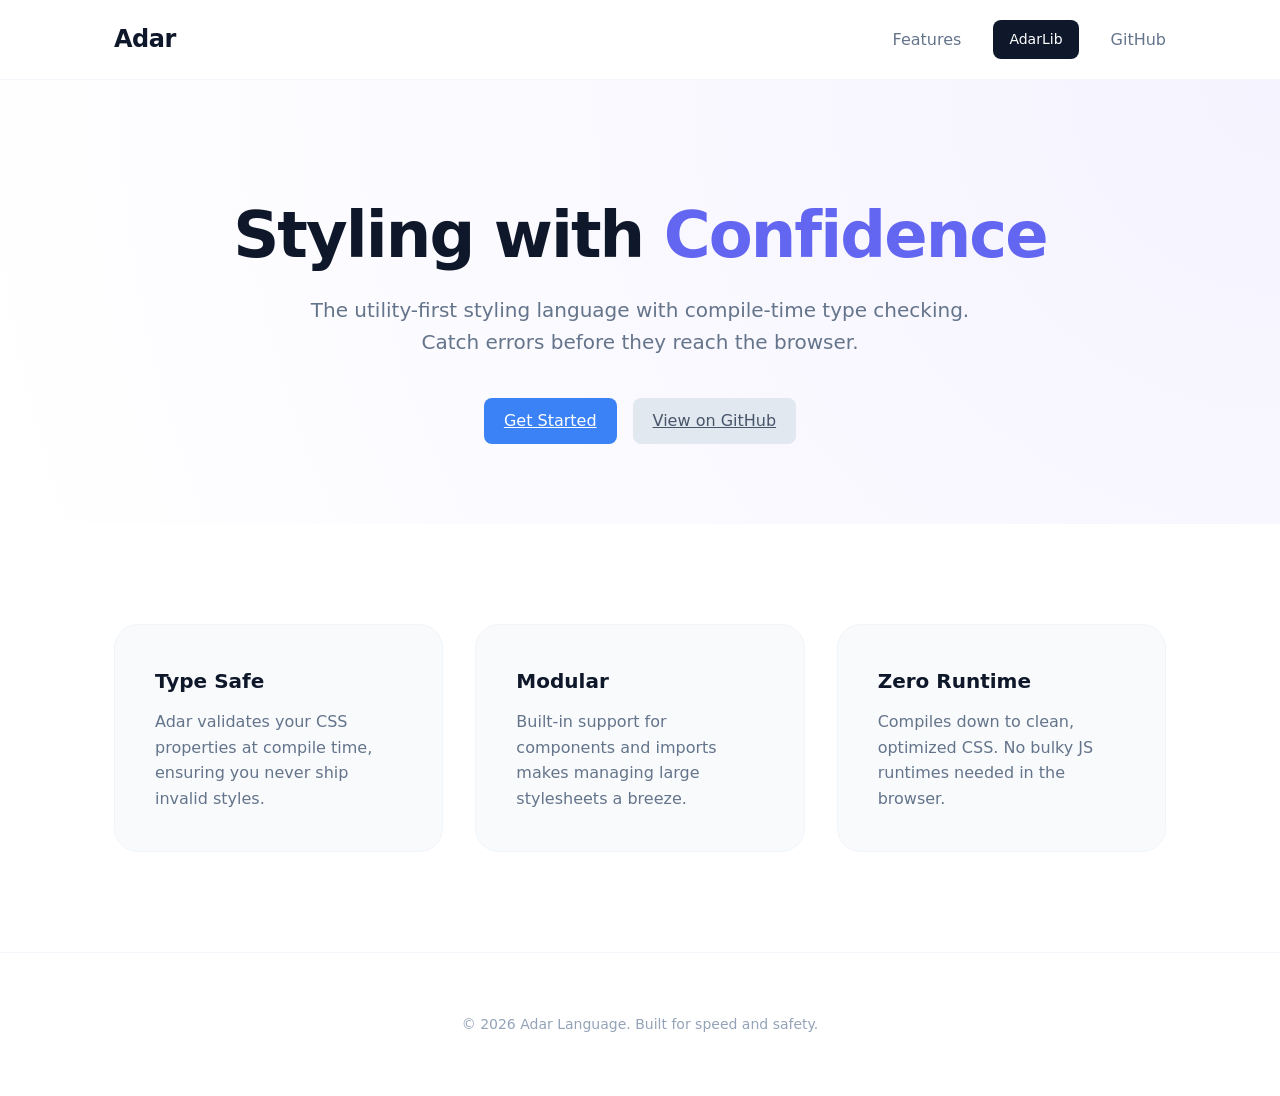
<file: docs/temp_index.html>
<!DOCTYPE html>
<html lang="en">
<head>
    <meta charset="UTF-8">
    <meta name="viewport" content="width=device-width, initial-scale=1.0">
    <title>Adar | Modern Styling Language</title>
    <link rel="stylesheet" href="style/style.css">
</head>
<body>
    <nav class="navbar">
        <div class="container nav-flex">
            <div class="logo">Adar</div>
            <div class="nav-links">
                <a href="#features">Features</a>
                <a href="https://zulsyam23-dot.github.io/adarlib/" class="btn-lib">AdarLib</a>
                <a href="https://github.com/zulsyam23-dot/adar" target="_blank">GitHub</a>
            </div>
        </div>
    </nav>

    <header class="hero">
        <div class="container">
            <h1>Styling with <span class="accent">Confidence</span></h1>
            <p class="hero-sub">The utility-first styling language with compile-time type checking. Catch errors before they reach the browser.</p>
            <div class="hero-actions">
                <a href="#" class="btn btn-primary">Get Started</a>
                <a href="https://github.com/zulsyam23-dot/adar" class="btn btn-outline">View on GitHub</a>
            </div>
        </div>
    </header>

    <section id="features" class="features">
        <div class="container">
            <div class="feature-grid">
                <div class="feature-card">
                    <h3>Type Safe</h3>
                    <p>Adar validates your CSS properties at compile time, ensuring you never ship invalid styles.</p>
                </div>
                <div class="feature-card">
                    <h3>Modular</h3>
                    <p>Built-in support for components and imports makes managing large stylesheets a breeze.</p>
                </div>
                <div class="feature-card">
                    <h3>Zero Runtime</h3>
                    <p>Compiles down to clean, optimized CSS. No bulky JS runtimes needed in the browser.</p>
                </div>
            </div>
        </div>
    </section>

    <footer class="footer">
        <div class="container">
            <p>&copy; 2026 Adar Language. Built for speed and safety.</p>
        </div>
    </footer>
</body>
</html>
</file>
<file: docs/style.css>
:root {
  --accent: #3b82f6;
  --accent-dark: #2563eb;
  --accent-glow: rgba(59, 130, 246, 0.15);
  --bg: #0b1120;
  --bg-elevated: #111827;
  --bg-card: #1a2332;
  --bg-code: #0f172a;
  --text: #e2e8f0;
  --text-muted: #94a3b8;
  --text-dim: #64748b;
  --border: #1e293b;
  --border-light: #334155;
  --radius: 12px;
  --radius-sm: 8px;
  --radius-full: 9999px;
  --font-mono: 'Cascadia Code', 'Fira Code', 'JetBrains Mono', 'SF Mono', ui-monospace, monospace;
  --font-sans: 'Inter', -apple-system, BlinkMacSystemFont, 'Segoe UI', system-ui, sans-serif;
}

* { margin: 0; padding: 0; box-sizing: border-box; }

html { scroll-behavior: smooth; }

body {
  font-family: var(--font-sans);
  background: var(--bg);
  color: var(--text);
  line-height: 1.6;
  -webkit-font-smoothing: antialiased;
}

a { color: var(--accent); text-decoration: none; transition: opacity 0.2s; }
a:hover { opacity: 0.85; }

::selection { background: var(--accent); color: white; }

/* Nav */
.nav {
  position: fixed; top: 0; left: 0; right: 0; z-index: 100;
  background: rgba(11, 17, 32, 0.85);
  backdrop-filter: blur(16px) saturate(1.2);
  -webkit-backdrop-filter: blur(16px) saturate(1.2);
  border-bottom: 1px solid var(--border);
  transition: border-color 0.3s;
}
.nav-inner {
  max-width: 1100px; margin: 0 auto; padding: 0 24px;
  height: 60px; display: flex; align-items: center; justify-content: space-between;
}
.logo {
  display: flex; align-items: center; gap: 10px;
  font-family: var(--font-mono); font-weight: 700; font-size: 18px;
  color: var(--text) !important; text-decoration: none !important;
}
.logo-img { border-radius: 6px; }
.logo-text { font-size: 17px; letter-spacing: -0.02em; }

/* Nav Toggle (Hamburger) */
.nav-toggle {
  display: none; flex-direction: column; gap: 5px;
  background: none; border: none; cursor: pointer;
  padding: 8px; z-index: 110;
}
.nav-toggle span {
  display: block; width: 22px; height: 2px;
  background: var(--text); border-radius: 2px;
  transition: all 0.3s;
}
.nav-toggle.open span:nth-child(1) { transform: translateY(7px) rotate(45deg); }
.nav-toggle.open span:nth-child(2) { opacity: 0; }
.nav-toggle.open span:nth-child(3) { transform: translateY(-7px) rotate(-45deg); }

.nav-links { display: flex; align-items: center; gap: 8px; }
.nav-links a {
  color: var(--text-muted); font-size: 14px; font-weight: 500;
  padding: 6px 14px; border-radius: var(--radius-sm);
  transition: all 0.2s; text-decoration: none;
}
.nav-links a:hover { color: var(--text); background: var(--bg-card); }
.btn-lib-nav {
  background: var(--accent) !important;
  color: white !important;
  margin: 0 4px;
}
.btn-lib-nav:hover {
  background: var(--accent-dark) !important;
  transform: translateY(-1px);
}

/* AdarLib Specific Styles */
.lib-grid {
  display: grid;
  grid-template-columns: repeat(auto-fill, minmax(320px, 1fr));
  gap: 20px;
  margin-top: 32px;
}
.lib-card {
  background: var(--bg-card);
  border: 1px solid var(--border);
  border-radius: var(--radius);
  padding: 32px;
  display: flex;
  flex-direction: column;
  justify-content: space-between;
  transition: all 0.25s;
}
.lib-card:hover {
  border-color: var(--accent);
  transform: translateY(-2px);
  box-shadow: 0 8px 24px rgba(0,0,0,0.2);
}
.lib-tag {
  display: inline-flex;
  align-items: center;
  padding: 4px 12px;
  border-radius: var(--radius-full);
  font-size: 11px;
  font-weight: 700;
  text-transform: uppercase;
  letter-spacing: 0.05em;
  background: rgba(59, 130, 246, 0.1);
  color: var(--accent);
  margin-bottom: 16px;
  width: fit-content;
}
.lib-info h3 {
  font-size: 20px;
  font-weight: 700;
  margin-bottom: 10px;
  color: var(--text);
}
.lib-info p {
  font-size: 14px;
  color: var(--text-muted);
  line-height: 1.6;
  margin-bottom: 24px;
}
.lib-footer {
  display: flex;
  justify-content: space-between;
  align-items: center;
  padding-top: 20px;
  border-top: 1px solid var(--border);
}
.version {
  font-size: 12px;
  color: var(--text-dim);
  font-weight: 600;
}
.btn-download {
  font-size: 14px;
  font-weight: 700;
  color: var(--accent);
}
.btn-download:hover {
  color: var(--accent-dark);
}

/* Search Bar */
.search-container {
  max-width: 600px;
  margin: 0 auto 64px;
}
.search-input {
  width: 100%;
  background: var(--bg-code);
  border: 1px solid var(--border);
  border-radius: var(--radius);
  padding: 16px 24px;
  color: var(--text);
  font-family: var(--font-sans);
  font-size: 16px;
  transition: all 0.2s;
}
.search-input:focus {
  outline: none;
  border-color: var(--accent);
  box-shadow: 0 0 0 4px var(--accent-glow);
}

/* Modal */
.modal {
  display: none;
  position: fixed;
  inset: 0;
  background: rgba(0, 0, 0, 0.8);
  backdrop-filter: blur(8px);
  z-index: 200;
  align-items: center;
  justify-content: center;
  padding: 24px;
}
.modal-content {
  background: var(--bg-elevated);
  border: 1px solid var(--border);
  border-radius: 24px;
  padding: 48px;
  max-width: 480px;
  width: 100%;
  text-align: center;
}
.modal-content h3 {
  font-size: 24px;
  font-weight: 800;
  margin-bottom: 16px;
}
.modal-content p {
  color: var(--text-muted);
  margin-bottom: 32px;
  line-height: 1.6;
}

.nav-gh {
  display: flex; align-items: center; gap: 6px;
  background: var(--bg-card) !important; border: 1px solid var(--border);
  padding: 6px 12px !important;
}
.nav-gh:hover { border-color: var(--border-light) !important; }

@media (max-width: 768px) {
  .nav-toggle { display: flex; }
  .nav-links {
    position: fixed; top: 0; right: -100%; width: 260px; height: 100vh;
    flex-direction: column; align-items: stretch; gap: 0;
    background: var(--bg-elevated); border-left: 1px solid var(--border);
    padding: 80px 24px 24px; transition: right 0.3s;
    z-index: 105;
  }
  .nav-links.open { right: 0; }
  .nav-links a {
    padding: 14px 16px; font-size: 15px; border-radius: var(--radius-sm);
  }
  .nav-links a.active { color: var(--accent); background: rgba(59,130,246,0.1); }
  .nav-gh { margin-top: 8px; justify-content: center; }
  .nav-overlay {
    position: fixed; inset: 0; background: rgba(0,0,0,0.5);
    z-index: 100; opacity: 0; pointer-events: none;
    transition: opacity 0.3s;
  }
  .nav-overlay.open { opacity: 1; pointer-events: auto; }
}

/* Hero */
.hero {
  min-height: 100vh; display: flex; align-items: center; justify-content: center;
  text-align: center; padding: 120px 24px 80px;
  position: relative; overflow: hidden;
}
.hero-bg {
  position: absolute; inset: 0;
  background:
    radial-gradient(ellipse 80% 50% at 50% -10%, rgba(59, 130, 246, 0.08), transparent),
    radial-gradient(ellipse 60% 40% at 80% 80%, rgba(99, 102, 241, 0.06), transparent),
    radial-gradient(ellipse 50% 30% at 20% 90%, rgba(139, 92, 246, 0.05), transparent);
}
.hero-grid {
  position: absolute; inset: 0;
  background-image: linear-gradient(var(--border) 1px, transparent 1px),
    linear-gradient(90deg, var(--border) 1px, transparent 1px);
  background-size: 60px 60px;
  mask-image: radial-gradient(ellipse 60% 50% at 50% 30%, black 20%, transparent 70%);
  -webkit-mask-image: radial-gradient(ellipse 60% 50% at 50% 30%, black 20%, transparent 70%);
}
.hero-content { position: relative; max-width: 720px; }
.hero-logo { margin-bottom: 24px; }
.hero-logo img {
  width: 80px; height: 80px;
  filter: drop-shadow(0 0 30px var(--accent-glow));
  animation: float 6s ease-in-out infinite;
}
@keyframes float {
  0%, 100% { transform: translateY(0); }
  50% { transform: translateY(-6px); }
}
.hero-title-group { margin-bottom: 20px; }
.hero-title {
  display: inline-flex; align-items: baseline; gap: 2px;
  font-family: var(--font-mono); font-size: clamp(56px, 12vw, 88px);
  font-weight: 800; letter-spacing: -0.04em; line-height: 1.05;
  margin-bottom: 0;
}
.hero-title .title-tag {
  font-weight: 300; opacity: 0.3;
  background: none; -webkit-text-fill-color: var(--text);
  font-size: 0.7em; transform: translateY(-0.05em);
}
.hero-title .title-name {
  background: linear-gradient(135deg, #60a5fa 0%, #818cf8 50%, #c084fc 100%);
  -webkit-background-clip: text; -webkit-text-fill-color: transparent;
  background-clip: text;
  position: relative;
}
.title-underline {
  display: flex; align-items: center; justify-content: center;
  gap: 8px; margin-top: 8px; opacity: 0.5;
}
.title-underline span {
  display: block; height: 2px; border-radius: 2px;
  background: linear-gradient(90deg, transparent, var(--accent), transparent);
}
.title-underline span:nth-child(1) { width: 24px; opacity: 0.3; }
.title-underline span:nth-child(2) { width: 48px; opacity: 0.6; }
.title-underline span:nth-child(3) { width: 24px; opacity: 0.3; }
.hero-sub {
  font-size: clamp(16px, 2.5vw, 20px); color: var(--text);
  margin-bottom: 12px; font-weight: 500;
}
.hero-sub strong { color: var(--accent); }
.hero-desc {
  font-size: 15px; color: var(--text-muted); line-height: 1.7;
  margin-bottom: 36px; max-width: 560px; margin-left: auto; margin-right: auto;
}
.hero-actions { display: flex; gap: 12px; justify-content: center; flex-wrap: wrap; margin-bottom: 24px; }
.hero-badges { display: flex; gap: 8px; justify-content: center; flex-wrap: wrap; }
.badge {
  display: inline-flex; align-items: center; padding: 4px 12px;
  border-radius: var(--radius-full); font-size: 12px; font-weight: 600;
  background: var(--bg-card); color: var(--text-muted); border: 1px solid var(--border);
}

/* Buttons */
.btn {
  display: inline-flex; align-items: center; gap: 8px;
  padding: 10px 24px; border-radius: var(--radius-sm);
  font-size: 14px; font-weight: 600; font-family: var(--font-sans);
  cursor: pointer; border: none; transition: all 0.2s;
  text-decoration: none !important;
}
.btn-primary {
  background: var(--accent); color: white;
  box-shadow: 0 1px 3px rgba(59,130,246,0.3);
}
.btn-primary:hover { background: var(--accent-dark); opacity: 1; transform: translateY(-1px); box-shadow: 0 4px 12px rgba(59,130,246,0.4); }
.btn-secondary {
  background: var(--bg-card); color: var(--text);
  border: 1px solid var(--border);
}
.btn-secondary:hover { border-color: var(--border-light); opacity: 1; transform: translateY(-1px); }
.btn-small { padding: 7px 16px; font-size: 13px; }

/* Sections */
.section {
  max-width: 1100px; margin: 0 auto; padding: 96px 24px;
}
.section-alt { max-width: 100%; background: var(--bg-elevated); }
.section-alt > * { max-width: 1100px; margin-left: auto; margin-right: auto; }
.section-label {
  display: inline-flex; align-items: center; gap: 6px;
  font-size: 12px; font-weight: 700; text-transform: uppercase; letter-spacing: 0.08em;
  color: var(--accent); margin-bottom: 12px;
}
.section-label::before {
  content: ''; display: inline-block; width: 6px; height: 6px;
  border-radius: 50%; background: var(--accent);
}
.section h2 {
  font-size: clamp(28px, 4vw, 40px); font-weight: 800;
  margin-bottom: 12px; letter-spacing: -0.03em; line-height: 1.15;
}
.section h2::after {
  content: ''; display: block; width: 48px; height: 3px;
  border-radius: 2px; background: linear-gradient(90deg, var(--accent), transparent);
  margin-top: 16px;
}
.section-alt h2::after { background: linear-gradient(90deg, var(--accent), transparent); }
.section-desc {
  color: var(--text-muted); margin-bottom: 48px;
  font-size: 16px; max-width: 640px; line-height: 1.7;
}

/* Features Grid */
.features-grid {
  display: grid; grid-template-columns: repeat(auto-fill, minmax(260px, 1fr));
  gap: 16px; margin-top: 0;
}
.feature-card {
  background: var(--bg-card); border: 1px solid var(--border);
  border-radius: var(--radius); padding: 28px;
  transition: all 0.25s; cursor: default;
}
.feature-card:hover {
  border-color: var(--accent); transform: translateY(-2px);
  box-shadow: 0 8px 24px rgba(0,0,0,0.2);
}
.feature-card:hover .feature-icon { background: var(--accent); color: white; }
.feature-icon {
  width: 40px; height: 40px; border-radius: var(--radius-sm);
  background: rgba(59,130,246,0.1); color: var(--accent);
  display: flex; align-items: center; justify-content: center;
  margin-bottom: 16px; transition: all 0.25s;
}
.feature-card h3 { font-size: 16px; font-weight: 600; margin-bottom: 8px; }
.feature-card p { font-size: 14px; color: var(--text-muted); line-height: 1.6; }
.feature-card code {
  background: rgba(59,130,246,0.1); padding: 1px 5px;
  border-radius: 4px; font-family: var(--font-mono); font-size: 13px;
  color: var(--accent);
}

/* Code Tabs */
.code-tabs { display: flex; gap: 0; margin-bottom: 0; border-bottom: 1px solid var(--border); }
.code-tab {
  padding: 10px 20px; font-size: 13px; font-weight: 600;
  color: var(--text-dim); cursor: pointer; transition: all 0.2s;
  border-bottom: 2px solid transparent; user-select: none;
}
.code-tab:hover { color: var(--text-muted); }
.code-tab.active { color: var(--accent); border-bottom-color: var(--accent); }
.code-panel { display: none; }
.code-panel.active { display: block; }
.code-block {
  background: var(--bg-code); border: 1px solid var(--border);
  border-top: none; border-radius: 0 0 var(--radius) var(--radius);
  padding: 24px; font-family: var(--font-mono); font-size: 14px;
  line-height: 1.7; overflow-x: auto; white-space: pre; tab-size: 4;
}
.code-block .kw { color: #93c5fd; }
.code-block .fn { color: #f0abfc; }
.code-block .val { color: #a5b4fc; }
.code-block .sel { color: #6ee7b7; }
.code-block .prop { color: #fcd34d; }
.code-block .cm { color: #64748b; font-style: italic; }

/* Utility */
.btn-icon {
  display: flex; align-items: center; justify-content: center;
  width: 32px; height: 32px; border-radius: var(--radius-sm);
  background: transparent; color: var(--text-dim); cursor: pointer;
  border: none; transition: all 0.2s;
}
.btn-icon:hover { background: var(--border); color: var(--text); }

/* Install — User-friendly */
.install-hero { margin-bottom: 48px; }
.install-hero-card {
  background: linear-gradient(135deg, var(--bg-card) 0%, rgba(59,130,246,0.05) 100%);
  border: 1px solid var(--border);
  border-radius: var(--radius); padding: 40px;
  text-align: center; max-width: 640px; margin: 0 auto;
  transition: border-color 0.25s;
}
.install-hero-card:hover { border-color: var(--accent); }
.install-hero-icon {
  width: 64px; height: 64px; border-radius: 16px;
  background: rgba(59,130,246,0.1); color: var(--accent);
  display: flex; align-items: center; justify-content: center;
  margin: 0 auto 20px;
}
.install-hero-card h3 { font-size: 20px; font-weight: 700; margin-bottom: 12px; }
.install-hero-desc { font-size: 15px; color: var(--text-muted); line-height: 1.7; margin-bottom: 28px; max-width: 480px; margin-left: auto; margin-right: auto; }
.install-hero-actions { display: flex; gap: 12px; justify-content: center; flex-wrap: wrap; }
.btn-lg { padding: 14px 28px; font-size: 15px; border-radius: var(--radius-sm); }

.install-steps {
  max-width: 640px; margin: 0 auto; display: flex; flex-direction: column; gap: 24px;
}
.install-step {
  display: flex; gap: 20px; align-items: flex-start;
  background: var(--bg-card); border: 1px solid var(--border);
  border-radius: var(--radius); padding: 24px;
  transition: border-color 0.25s;
}
.install-step:hover { border-color: var(--border-light); }
.install-step-num {
  width: 36px; height: 36px; border-radius: 50%; flex-shrink: 0;
  background: var(--accent); color: white;
  display: flex; align-items: center; justify-content: center;
  font-size: 16px; font-weight: 700;
}
.install-step-body { flex: 1; min-width: 0; }
.install-step-body h4 { font-size: 15px; font-weight: 600; margin-bottom: 6px; }
.install-step-body p { font-size: 14px; color: var(--text-muted); line-height: 1.6; margin-bottom: 8px; }
.install-step-body p:last-child { margin-bottom: 0; }
.install-step-body code {
  background: rgba(59,130,246,0.1); padding: 1px 6px; border-radius: 4px;
  font-family: var(--font-mono); font-size: 13px; color: var(--accent);
}
.install-step-body .code-block {
  font-size: 13px; padding: 16px; border-radius: var(--radius-sm);
  border: 1px solid var(--border); margin: 8px 0 0;
}
.install-step-alt { color: var(--text-dim) !important; font-size: 13px !important; }
.install-copy-line {
  display: flex; align-items: center; gap: 8px;
  background: var(--bg-code); border: 1px solid var(--border);
  border-radius: var(--radius-sm); padding: 10px 14px; margin: 4px 0;
}
.install-copy-line code {
  flex: 1; font-size: 13px; color: var(--text) !important;
  background: none !important; padding: 0 !important; white-space: nowrap; overflow-x: auto;
}
.install-copy-line .btn-icon { flex-shrink: 0; }

.install-details {
  max-width: 640px; margin: 32px auto 0;
  background: var(--bg-card); border: 1px solid var(--border);
  border-radius: var(--radius); overflow: hidden;
}
.install-details summary {
  display: flex; align-items: center; gap: 8px;
  padding: 16px 20px; cursor: pointer; font-size: 14px;
  font-weight: 500; color: var(--text-muted); user-select: none;
  transition: color 0.2s;
}
.install-details summary:hover { color: var(--text); }
.install-details summary svg { flex-shrink: 0; }
.install-details[open] summary { border-bottom: 1px solid var(--border); }
.install-details-body { padding: 20px; }
.install-details-body p { font-size: 14px; color: var(--text-muted); margin-bottom: 12px; }
.install-details-body .code-block { font-size: 13px; padding: 16px; border-radius: var(--radius-sm); border: 1px solid var(--border); margin: 0; }

/* Footer */
.footer {
  border-top: 1px solid var(--border);
}
.footer-inner {
  max-width: 1100px; margin: 0 auto; padding: 24px;
  display: flex; align-items: center; justify-content: space-between;
}
@media (max-width: 640px) { .footer-inner { flex-direction: column; gap: 12px; } }
.footer-brand { display: flex; align-items: center; gap: 8px; font-size: 13px; color: var(--text-dim); }
.footer-links { display: flex; gap: 20px; }
.footer-links a { font-size: 13px; color: var(--text-muted); }

/* Scrollbar */
::-webkit-scrollbar { width: 8px; height: 8px; }
::-webkit-scrollbar-track { background: transparent; }
::-webkit-scrollbar-thumb { background: var(--border); border-radius: 4px; }
::-webkit-scrollbar-thumb:hover { background: var(--border-light); }

/* Animations on scroll */
.fade-in {
  opacity: 0; transform: translateY(20px);
  transition: opacity 0.6s ease, transform 0.6s ease;
}
.fade-in.visible { opacity: 1; transform: translateY(0); }
</file>
<file: docs/style/style.css>
:root {
  --primary: #6366f1;
  --primary-dark: #4f46e5;
  --bg-dark: #0f172a;
  --text-light: #f8fafc;
  --text-muted: #94a3b8;
  --btn-primary: #3b82f6;
  --btn-radius: 8px;
}

.btn {
  display: inline-flex;
  align-items: center;
  padding: 10px 20px;
  border-radius: var(--btn-radius);
  border: none;
  cursor: pointer;
  font-weight: 500;
  transition: all 0.2s;
  &:active {
    transform: scale(0.95);
  }
  background: #e2e8f0;
  color: #475569;
  &:hover {
    background: #cbd5e1;
  }
}
.btn-primary {
  display: inline-flex;
  align-items: center;
  padding: 10px 20px;
  border-radius: var(--btn-radius);
  border: none;
  cursor: pointer;
  font-weight: 500;
  transition: all 0.2s;
  &:active {
    transform: scale(0.95);
  }
  background: var(--btn-primary);
  color: white;
  &:hover {
    background: #2563eb;
  }
}
* {
  margin: 0;
  padding: 0;
  box-sizing: border-box;
}
body {
  font-family: "Inter", system-ui, sans-serif;
  line-height: 1.6;
  color: #334155;
  background: #ffffff;
}
.container {
  max-width: 1100px;
  margin: 0 auto;
  padding: 0 24px;
}
.navbar {
  height: 80px;
  display: flex;
  align-items: center;
  border-bottom: 1px solid #f1f5f9;
  position: sticky;
  top: 0;
  background: rgba(255, 255, 255, 0.8);
  backdrop-filter: blur(8px);
  z-index: 100;
}
.nav-flex {
  display: flex;
  justify-content: space-between;
  align-items: center;
  width: 100%;
}
.logo {
  font-size: 24px;
  font-weight: 800;
  color: var(--bg-dark);
  letter-spacing: -0.02em;
}
.nav-links {
  display: flex;
  gap: 32px;
  align-items: center;
  & a {
    text-decoration: none;
    color: #64748b;
    font-weight: 500;
    transition: color 0.2s;
    &:hover {
      color: var(--primary);
    }
  }
}
.btn-lib {
  background: var(--bg-dark);
  color: white !important;
  padding: 8px 16px;
  border-radius: 8px;
  font-size: 14px;
}
.hero {
  padding: 120px 0 80px;
  text-align: center;
  background: radial-gradient(circle at top right, #f5f3ff, #ffffff);
  & h1 {
    font-size: 64px;
    font-weight: 800;
    color: var(--bg-dark);
    line-height: 1.1;
    margin-bottom: 24px;
    letter-spacing: -0.03em;
  }
  & .accent {
    color: var(--primary);
  }
}
.hero-sub {
  font-size: 20px;
  color: #64748b;
  max-width: 700px;
  margin: 0 auto 40px;
}
.hero-actions {
  display: flex;
  justify-content: center;
  gap: 16px;
}
.features {
  padding: 100px 0;
}
.feature-grid {
  display: grid;
  grid-template-columns: repeat(3, 1fr);
  gap: 32px;
}
.feature-card {
  padding: 40px;
  border-radius: 24px;
  background: #f8fafc;
  border: 1px solid #f1f5f9;
  transition: transform 0.2s, box-shadow 0.2s;
  &:hover {
    transform: translateY(-4px);
    box-shadow: 0 20px 40px rgba(0, 0, 0, 0.05);
  }
  & h3 {
    font-size: 20px;
    margin-bottom: 12px;
    color: var(--bg-dark);
  }
  & p {
    color: #64748b;
  }
}
.footer {
  padding: 60px 0;
  border-top: 1px solid #f1f5f9;
  text-align: center;
  color: #94a3b8;
  font-size: 14px;
}
</file>
